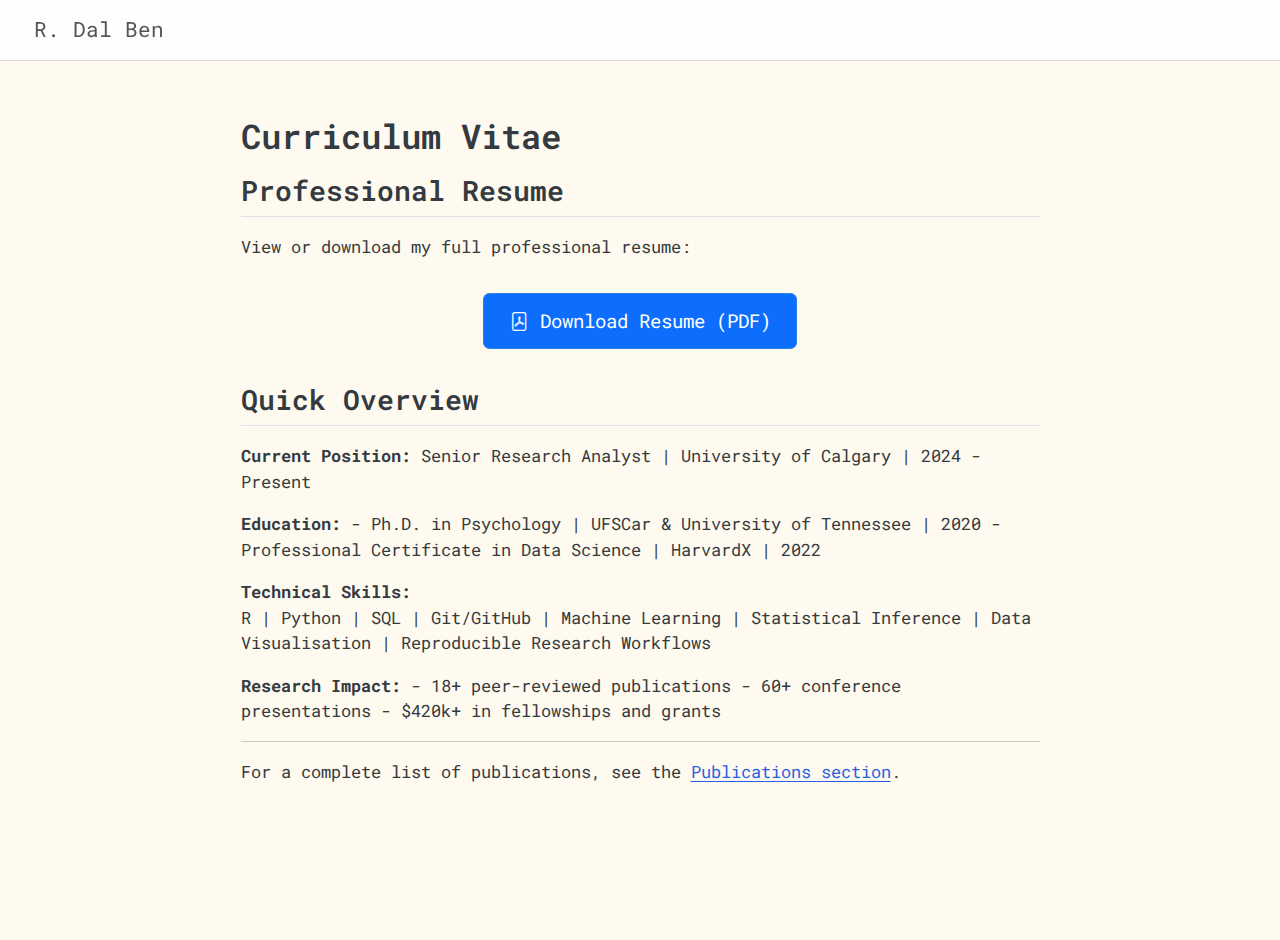
<file: cv/index.html>
<!DOCTYPE html>
<html xmlns="http://www.w3.org/1999/xhtml" lang="en" xml:lang="en"><head>

<meta charset="utf-8">
<meta name="generator" content="quarto-1.8.25">

<meta name="viewport" content="width=device-width, initial-scale=1.0, user-scalable=yes">


<title>Curriculum Vitae – R. Dal Ben</title>
<style>
code{white-space: pre-wrap;}
span.smallcaps{font-variant: small-caps;}
div.columns{display: flex; gap: min(4vw, 1.5em);}
div.column{flex: auto; overflow-x: auto;}
div.hanging-indent{margin-left: 1.5em; text-indent: -1.5em;}
ul.task-list{list-style: none;}
ul.task-list li input[type="checkbox"] {
  width: 0.8em;
  margin: 0 0.8em 0.2em -1em; /* quarto-specific, see https://github.com/quarto-dev/quarto-cli/issues/4556 */ 
  vertical-align: middle;
}
</style>


<script src="../site_libs/quarto-nav/quarto-nav.js"></script>
<script src="../site_libs/quarto-nav/headroom.min.js"></script>
<script src="../site_libs/clipboard/clipboard.min.js"></script>
<script src="../site_libs/quarto-html/quarto.js" type="module"></script>
<script src="../site_libs/quarto-html/tabsets/tabsets.js" type="module"></script>
<script src="../site_libs/quarto-html/axe/axe-check.js" type="module"></script>
<script src="../site_libs/quarto-html/popper.min.js"></script>
<script src="../site_libs/quarto-html/tippy.umd.min.js"></script>
<script src="../site_libs/quarto-html/anchor.min.js"></script>
<link href="../site_libs/quarto-html/tippy.css" rel="stylesheet">
<link href="../site_libs/quarto-html/quarto-syntax-highlighting-7b89279ff1a6dce999919e0e67d4d9ec.css" rel="stylesheet" id="quarto-text-highlighting-styles">
<script src="../site_libs/bootstrap/bootstrap.min.js"></script>
<link href="../site_libs/bootstrap/bootstrap-icons.css" rel="stylesheet">
<link href="../site_libs/bootstrap/bootstrap-5b4ad623e5705c0698d39aec6f10cf02.min.css" rel="stylesheet" append-hash="true" id="quarto-bootstrap" data-mode="light">
<script id="quarto-search-options" type="application/json">{
  "language": {
    "search-no-results-text": "No results",
    "search-matching-documents-text": "matching documents",
    "search-copy-link-title": "Copy link to search",
    "search-hide-matches-text": "Hide additional matches",
    "search-more-match-text": "more match in this document",
    "search-more-matches-text": "more matches in this document",
    "search-clear-button-title": "Clear",
    "search-text-placeholder": "",
    "search-detached-cancel-button-title": "Cancel",
    "search-submit-button-title": "Submit",
    "search-label": "Search"
  }
}</script>


<link rel="stylesheet" href="../styles.css">
</head>

<body class="nav-fixed fullcontent quarto-light">

<div id="quarto-search-results"></div>
  <header id="quarto-header" class="headroom fixed-top">
    <nav class="navbar navbar-expand-lg " data-bs-theme="dark">
      <div class="navbar-container container-fluid">
      <div class="navbar-brand-container mx-auto">
    <a href="../index.html" class="navbar-brand navbar-brand-logo">
    </a>
    <a class="navbar-brand" href="../index.html">
    <span class="navbar-title">R. Dal Ben</span>
    </a>
  </div>
          <button class="navbar-toggler" type="button" data-bs-toggle="collapse" data-bs-target="#navbarCollapse" aria-controls="navbarCollapse" role="menu" aria-expanded="false" aria-label="Toggle navigation" onclick="if (window.quartoToggleHeadroom) { window.quartoToggleHeadroom(); }">
  <span class="navbar-toggler-icon"></span>
</button>
          <div class="collapse navbar-collapse" id="navbarCollapse">
            <ul class="navbar-nav navbar-nav-scroll me-auto">
</ul>
          </div> <!-- /navcollapse -->
            <div class="quarto-navbar-tools">
</div>
      </div> <!-- /container-fluid -->
    </nav>
</header>
<!-- content -->
<div id="quarto-content" class="quarto-container page-columns page-rows-contents page-layout-article page-navbar">
<!-- sidebar -->
<!-- margin-sidebar -->
    
<!-- main -->
<main class="content" id="quarto-document-content">

<header id="title-block-header" class="quarto-title-block default">
<div class="quarto-title">
<h1 class="title">Curriculum Vitae</h1>
</div>



<div class="quarto-title-meta">

    
  
    
  </div>
  


</header>


<section id="professional-resume" class="level2">
<h2 class="anchored" data-anchor-id="professional-resume">Professional Resume</h2>
<p>View or download my full professional resume:</p>
<p style="text-align: center; margin: 2rem 0;">
<a href="resume.pdf" target="_blank" class="btn btn-primary" style="padding: 0.75rem 1.5rem; font-size: 1.1rem; text-decoration: none; background-color: #0d6efd; color: white; border-radius: 0.375rem; display: inline-block;"> <i class="bi bi-file-pdf"></i> Download Resume (PDF) </a>
</p>
</section>
<section id="quick-overview" class="level2">
<h2 class="anchored" data-anchor-id="quick-overview">Quick Overview</h2>
<p><strong>Current Position:</strong> Senior Research Analyst | University of Calgary | 2024 - Present</p>
<p><strong>Education:</strong> - Ph.D.&nbsp;in Psychology | UFSCar &amp; University of Tennessee | 2020 - Professional Certificate in Data Science | HarvardX | 2022</p>
<p><strong>Technical Skills:</strong><br>
R | Python | SQL | Git/GitHub | Machine Learning | Statistical Inference | Data Visualisation | Reproducible Research Workflows</p>
<p><strong>Research Impact:</strong> - 18+ peer-reviewed publications - 60+ conference presentations - $420k+ in fellowships and grants</p>
<hr>
<p>For a complete list of publications, see the <a href="../publications/index.html">Publications section</a>.</p>


</section>

</main> <!-- /main -->
<script id="quarto-html-after-body" type="application/javascript">
  window.document.addEventListener("DOMContentLoaded", function (event) {
    const icon = "";
    const anchorJS = new window.AnchorJS();
    anchorJS.options = {
      placement: 'right',
      icon: icon
    };
    anchorJS.add('.anchored');
    const isCodeAnnotation = (el) => {
      for (const clz of el.classList) {
        if (clz.startsWith('code-annotation-')) {                     
          return true;
        }
      }
      return false;
    }
    const onCopySuccess = function(e) {
      // button target
      const button = e.trigger;
      // don't keep focus
      button.blur();
      // flash "checked"
      button.classList.add('code-copy-button-checked');
      var currentTitle = button.getAttribute("title");
      button.setAttribute("title", "Copied!");
      let tooltip;
      if (window.bootstrap) {
        button.setAttribute("data-bs-toggle", "tooltip");
        button.setAttribute("data-bs-placement", "left");
        button.setAttribute("data-bs-title", "Copied!");
        tooltip = new bootstrap.Tooltip(button, 
          { trigger: "manual", 
            customClass: "code-copy-button-tooltip",
            offset: [0, -8]});
        tooltip.show();    
      }
      setTimeout(function() {
        if (tooltip) {
          tooltip.hide();
          button.removeAttribute("data-bs-title");
          button.removeAttribute("data-bs-toggle");
          button.removeAttribute("data-bs-placement");
        }
        button.setAttribute("title", currentTitle);
        button.classList.remove('code-copy-button-checked');
      }, 1000);
      // clear code selection
      e.clearSelection();
    }
    const getTextToCopy = function(trigger) {
      const outerScaffold = trigger.parentElement.cloneNode(true);
      const codeEl = outerScaffold.querySelector('code');
      for (const childEl of codeEl.children) {
        if (isCodeAnnotation(childEl)) {
          childEl.remove();
        }
      }
      return codeEl.innerText;
    }
    const clipboard = new window.ClipboardJS('.code-copy-button:not([data-in-quarto-modal])', {
      text: getTextToCopy
    });
    clipboard.on('success', onCopySuccess);
    if (window.document.getElementById('quarto-embedded-source-code-modal')) {
      const clipboardModal = new window.ClipboardJS('.code-copy-button[data-in-quarto-modal]', {
        text: getTextToCopy,
        container: window.document.getElementById('quarto-embedded-source-code-modal')
      });
      clipboardModal.on('success', onCopySuccess);
    }
      var localhostRegex = new RegExp(/^(?:http|https):\/\/localhost\:?[0-9]*\//);
      var mailtoRegex = new RegExp(/^mailto:/);
        var filterRegex = new RegExp('/' + window.location.host + '/');
      var isInternal = (href) => {
          return filterRegex.test(href) || localhostRegex.test(href) || mailtoRegex.test(href);
      }
      // Inspect non-navigation links and adorn them if external
     var links = window.document.querySelectorAll('a[href]:not(.nav-link):not(.navbar-brand):not(.toc-action):not(.sidebar-link):not(.sidebar-item-toggle):not(.pagination-link):not(.no-external):not([aria-hidden]):not(.dropdown-item):not(.quarto-navigation-tool):not(.about-link)');
      for (var i=0; i<links.length; i++) {
        const link = links[i];
        if (!isInternal(link.href)) {
          // undo the damage that might have been done by quarto-nav.js in the case of
          // links that we want to consider external
          if (link.dataset.originalHref !== undefined) {
            link.href = link.dataset.originalHref;
          }
        }
      }
    function tippyHover(el, contentFn, onTriggerFn, onUntriggerFn) {
      const config = {
        allowHTML: true,
        maxWidth: 500,
        delay: 100,
        arrow: false,
        appendTo: function(el) {
            return el.parentElement;
        },
        interactive: true,
        interactiveBorder: 10,
        theme: 'quarto',
        placement: 'bottom-start',
      };
      if (contentFn) {
        config.content = contentFn;
      }
      if (onTriggerFn) {
        config.onTrigger = onTriggerFn;
      }
      if (onUntriggerFn) {
        config.onUntrigger = onUntriggerFn;
      }
      window.tippy(el, config); 
    }
    const noterefs = window.document.querySelectorAll('a[role="doc-noteref"]');
    for (var i=0; i<noterefs.length; i++) {
      const ref = noterefs[i];
      tippyHover(ref, function() {
        // use id or data attribute instead here
        let href = ref.getAttribute('data-footnote-href') || ref.getAttribute('href');
        try { href = new URL(href).hash; } catch {}
        const id = href.replace(/^#\/?/, "");
        const note = window.document.getElementById(id);
        if (note) {
          return note.innerHTML;
        } else {
          return "";
        }
      });
    }
    const xrefs = window.document.querySelectorAll('a.quarto-xref');
    const processXRef = (id, note) => {
      // Strip column container classes
      const stripColumnClz = (el) => {
        el.classList.remove("page-full", "page-columns");
        if (el.children) {
          for (const child of el.children) {
            stripColumnClz(child);
          }
        }
      }
      stripColumnClz(note)
      if (id === null || id.startsWith('sec-')) {
        // Special case sections, only their first couple elements
        const container = document.createElement("div");
        if (note.children && note.children.length > 2) {
          container.appendChild(note.children[0].cloneNode(true));
          for (let i = 1; i < note.children.length; i++) {
            const child = note.children[i];
            if (child.tagName === "P" && child.innerText === "") {
              continue;
            } else {
              container.appendChild(child.cloneNode(true));
              break;
            }
          }
          if (window.Quarto?.typesetMath) {
            window.Quarto.typesetMath(container);
          }
          return container.innerHTML
        } else {
          if (window.Quarto?.typesetMath) {
            window.Quarto.typesetMath(note);
          }
          return note.innerHTML;
        }
      } else {
        // Remove any anchor links if they are present
        const anchorLink = note.querySelector('a.anchorjs-link');
        if (anchorLink) {
          anchorLink.remove();
        }
        if (window.Quarto?.typesetMath) {
          window.Quarto.typesetMath(note);
        }
        if (note.classList.contains("callout")) {
          return note.outerHTML;
        } else {
          return note.innerHTML;
        }
      }
    }
    for (var i=0; i<xrefs.length; i++) {
      const xref = xrefs[i];
      tippyHover(xref, undefined, function(instance) {
        instance.disable();
        let url = xref.getAttribute('href');
        let hash = undefined; 
        if (url.startsWith('#')) {
          hash = url;
        } else {
          try { hash = new URL(url).hash; } catch {}
        }
        if (hash) {
          const id = hash.replace(/^#\/?/, "");
          const note = window.document.getElementById(id);
          if (note !== null) {
            try {
              const html = processXRef(id, note.cloneNode(true));
              instance.setContent(html);
            } finally {
              instance.enable();
              instance.show();
            }
          } else {
            // See if we can fetch this
            fetch(url.split('#')[0])
            .then(res => res.text())
            .then(html => {
              const parser = new DOMParser();
              const htmlDoc = parser.parseFromString(html, "text/html");
              const note = htmlDoc.getElementById(id);
              if (note !== null) {
                const html = processXRef(id, note);
                instance.setContent(html);
              } 
            }).finally(() => {
              instance.enable();
              instance.show();
            });
          }
        } else {
          // See if we can fetch a full url (with no hash to target)
          // This is a special case and we should probably do some content thinning / targeting
          fetch(url)
          .then(res => res.text())
          .then(html => {
            const parser = new DOMParser();
            const htmlDoc = parser.parseFromString(html, "text/html");
            const note = htmlDoc.querySelector('main.content');
            if (note !== null) {
              // This should only happen for chapter cross references
              // (since there is no id in the URL)
              // remove the first header
              if (note.children.length > 0 && note.children[0].tagName === "HEADER") {
                note.children[0].remove();
              }
              const html = processXRef(null, note);
              instance.setContent(html);
            } 
          }).finally(() => {
            instance.enable();
            instance.show();
          });
        }
      }, function(instance) {
      });
    }
        let selectedAnnoteEl;
        const selectorForAnnotation = ( cell, annotation) => {
          let cellAttr = 'data-code-cell="' + cell + '"';
          let lineAttr = 'data-code-annotation="' +  annotation + '"';
          const selector = 'span[' + cellAttr + '][' + lineAttr + ']';
          return selector;
        }
        const selectCodeLines = (annoteEl) => {
          const doc = window.document;
          const targetCell = annoteEl.getAttribute("data-target-cell");
          const targetAnnotation = annoteEl.getAttribute("data-target-annotation");
          const annoteSpan = window.document.querySelector(selectorForAnnotation(targetCell, targetAnnotation));
          const lines = annoteSpan.getAttribute("data-code-lines").split(",");
          const lineIds = lines.map((line) => {
            return targetCell + "-" + line;
          })
          let top = null;
          let height = null;
          let parent = null;
          if (lineIds.length > 0) {
              //compute the position of the single el (top and bottom and make a div)
              const el = window.document.getElementById(lineIds[0]);
              top = el.offsetTop;
              height = el.offsetHeight;
              parent = el.parentElement.parentElement;
            if (lineIds.length > 1) {
              const lastEl = window.document.getElementById(lineIds[lineIds.length - 1]);
              const bottom = lastEl.offsetTop + lastEl.offsetHeight;
              height = bottom - top;
            }
            if (top !== null && height !== null && parent !== null) {
              // cook up a div (if necessary) and position it 
              let div = window.document.getElementById("code-annotation-line-highlight");
              if (div === null) {
                div = window.document.createElement("div");
                div.setAttribute("id", "code-annotation-line-highlight");
                div.style.position = 'absolute';
                parent.appendChild(div);
              }
              div.style.top = top - 2 + "px";
              div.style.height = height + 4 + "px";
              div.style.left = 0;
              let gutterDiv = window.document.getElementById("code-annotation-line-highlight-gutter");
              if (gutterDiv === null) {
                gutterDiv = window.document.createElement("div");
                gutterDiv.setAttribute("id", "code-annotation-line-highlight-gutter");
                gutterDiv.style.position = 'absolute';
                const codeCell = window.document.getElementById(targetCell);
                const gutter = codeCell.querySelector('.code-annotation-gutter');
                gutter.appendChild(gutterDiv);
              }
              gutterDiv.style.top = top - 2 + "px";
              gutterDiv.style.height = height + 4 + "px";
            }
            selectedAnnoteEl = annoteEl;
          }
        };
        const unselectCodeLines = () => {
          const elementsIds = ["code-annotation-line-highlight", "code-annotation-line-highlight-gutter"];
          elementsIds.forEach((elId) => {
            const div = window.document.getElementById(elId);
            if (div) {
              div.remove();
            }
          });
          selectedAnnoteEl = undefined;
        };
          // Handle positioning of the toggle
      window.addEventListener(
        "resize",
        throttle(() => {
          elRect = undefined;
          if (selectedAnnoteEl) {
            selectCodeLines(selectedAnnoteEl);
          }
        }, 10)
      );
      function throttle(fn, ms) {
      let throttle = false;
      let timer;
        return (...args) => {
          if(!throttle) { // first call gets through
              fn.apply(this, args);
              throttle = true;
          } else { // all the others get throttled
              if(timer) clearTimeout(timer); // cancel #2
              timer = setTimeout(() => {
                fn.apply(this, args);
                timer = throttle = false;
              }, ms);
          }
        };
      }
        // Attach click handler to the DT
        const annoteDls = window.document.querySelectorAll('dt[data-target-cell]');
        for (const annoteDlNode of annoteDls) {
          annoteDlNode.addEventListener('click', (event) => {
            const clickedEl = event.target;
            if (clickedEl !== selectedAnnoteEl) {
              unselectCodeLines();
              const activeEl = window.document.querySelector('dt[data-target-cell].code-annotation-active');
              if (activeEl) {
                activeEl.classList.remove('code-annotation-active');
              }
              selectCodeLines(clickedEl);
              clickedEl.classList.add('code-annotation-active');
            } else {
              // Unselect the line
              unselectCodeLines();
              clickedEl.classList.remove('code-annotation-active');
            }
          });
        }
    const findCites = (el) => {
      const parentEl = el.parentElement;
      if (parentEl) {
        const cites = parentEl.dataset.cites;
        if (cites) {
          return {
            el,
            cites: cites.split(' ')
          };
        } else {
          return findCites(el.parentElement)
        }
      } else {
        return undefined;
      }
    };
    var bibliorefs = window.document.querySelectorAll('a[role="doc-biblioref"]');
    for (var i=0; i<bibliorefs.length; i++) {
      const ref = bibliorefs[i];
      const citeInfo = findCites(ref);
      if (citeInfo) {
        tippyHover(citeInfo.el, function() {
          var popup = window.document.createElement('div');
          citeInfo.cites.forEach(function(cite) {
            var citeDiv = window.document.createElement('div');
            citeDiv.classList.add('hanging-indent');
            citeDiv.classList.add('csl-entry');
            var biblioDiv = window.document.getElementById('ref-' + cite);
            if (biblioDiv) {
              citeDiv.innerHTML = biblioDiv.innerHTML;
            }
            popup.appendChild(citeDiv);
          });
          return popup.innerHTML;
        });
      }
    }
  });
  </script>
</div> <!-- /content -->




</body></html>
</file>
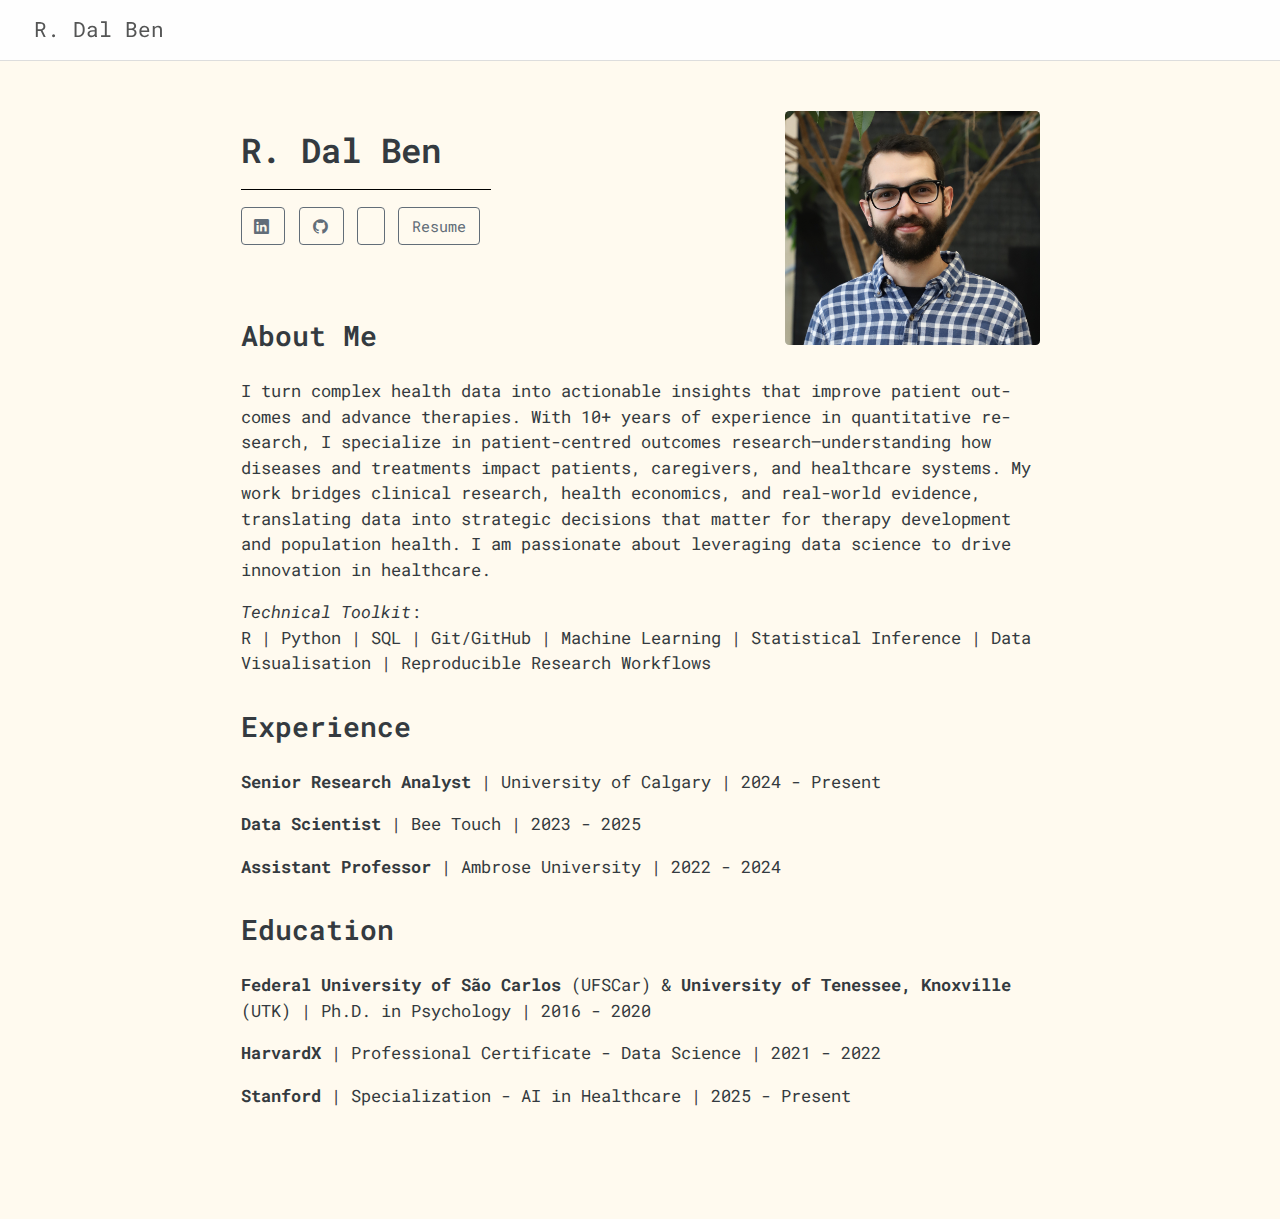
<file: docs/index.html>
<!DOCTYPE html>
<html xmlns="http://www.w3.org/1999/xhtml" lang="en" xml:lang="en"><head>

<meta charset="utf-8">
<meta name="generator" content="quarto-1.8.25">

<meta name="viewport" content="width=device-width, initial-scale=1.0, user-scalable=yes">


<title>R. Dal Ben</title>
<style>
code{white-space: pre-wrap;}
span.smallcaps{font-variant: small-caps;}
div.columns{display: flex; gap: min(4vw, 1.5em);}
div.column{flex: auto; overflow-x: auto;}
div.hanging-indent{margin-left: 1.5em; text-indent: -1.5em;}
ul.task-list{list-style: none;}
ul.task-list li input[type="checkbox"] {
  width: 0.8em;
  margin: 0 0.8em 0.2em -1em; /* quarto-specific, see https://github.com/quarto-dev/quarto-cli/issues/4556 */ 
  vertical-align: middle;
}
</style>


<script src="site_libs/quarto-nav/quarto-nav.js"></script>
<script src="site_libs/quarto-nav/headroom.min.js"></script>
<script src="site_libs/clipboard/clipboard.min.js"></script>
<script src="site_libs/quarto-html/quarto.js" type="module"></script>
<script src="site_libs/quarto-html/tabsets/tabsets.js" type="module"></script>
<script src="site_libs/quarto-html/axe/axe-check.js" type="module"></script>
<script src="site_libs/quarto-html/popper.min.js"></script>
<script src="site_libs/quarto-html/tippy.umd.min.js"></script>
<link href="site_libs/quarto-html/tippy.css" rel="stylesheet">
<link href="site_libs/quarto-html/quarto-syntax-highlighting-7b89279ff1a6dce999919e0e67d4d9ec.css" rel="stylesheet" id="quarto-text-highlighting-styles">
<script src="site_libs/bootstrap/bootstrap.min.js"></script>
<link href="site_libs/bootstrap/bootstrap-icons.css" rel="stylesheet">
<link href="site_libs/bootstrap/bootstrap-5b4ad623e5705c0698d39aec6f10cf02.min.css" rel="stylesheet" append-hash="true" id="quarto-bootstrap" data-mode="light">
<script src="site_libs/quarto-contrib/iconify-3.0.0/iconify-icon.min.js"></script>
<script id="quarto-search-options" type="application/json">{
  "language": {
    "search-no-results-text": "No results",
    "search-matching-documents-text": "matching documents",
    "search-copy-link-title": "Copy link to search",
    "search-hide-matches-text": "Hide additional matches",
    "search-more-match-text": "more match in this document",
    "search-more-matches-text": "more matches in this document",
    "search-clear-button-title": "Clear",
    "search-text-placeholder": "",
    "search-detached-cancel-button-title": "Cancel",
    "search-submit-button-title": "Submit",
    "search-label": "Search"
  }
}</script>


<link rel="stylesheet" href="styles.css">
</head>

<body class="nav-fixed fullcontent quarto-light">

<div id="quarto-search-results"></div>
  <header id="quarto-header" class="headroom fixed-top">
    <nav class="navbar navbar-expand-lg " data-bs-theme="dark">
      <div class="navbar-container container-fluid">
      <div class="navbar-brand-container mx-auto">
    <a href="./index.html" class="navbar-brand navbar-brand-logo">
    </a>
    <a class="navbar-brand" href="./index.html">
    <span class="navbar-title">R. Dal Ben</span>
    </a>
  </div>
          <button class="navbar-toggler" type="button" data-bs-toggle="collapse" data-bs-target="#navbarCollapse" aria-controls="navbarCollapse" role="menu" aria-expanded="false" aria-label="Toggle navigation" onclick="if (window.quartoToggleHeadroom) { window.quartoToggleHeadroom(); }">
  <span class="navbar-toggler-icon"></span>
</button>
          <div class="collapse navbar-collapse" id="navbarCollapse">
            <ul class="navbar-nav navbar-nav-scroll me-auto">
</ul>
          </div> <!-- /navcollapse -->
            <div class="quarto-navbar-tools">
</div>
      </div> <!-- /container-fluid -->
    </nav>
</header>
<!-- content -->
<div id="quarto-content" class="quarto-container page-columns page-rows-contents page-layout-article page-navbar">
<!-- sidebar -->
<!-- margin-sidebar -->
    
<!-- main -->
<div class="quarto-about-solana column-body">
  <div class="about-entity">
    <div class="entity-contents">
      <header id="title-block-header" class="quarto-title-block default">
<div class="quarto-title">
<h1 class="title">R. Dal Ben</h1>
</div>
<div class="quarto-title-meta">
  </div>
</header> <div class="about-links">
  <a href="https://www.linkedin.com/in/rodrigo-dal-ben-phd/" class="about-link" rel="" target="_blank">
    <i class="bi bi-linkedin"></i>
     <span class="about-link-text"></span>
  </a>
  <a href="https://github.com/RodDalBen" class="about-link" rel="" target="_blank">
    <i class="bi bi-github"></i>
     <span class="about-link-text"></span>
  </a>
  <a href="https://www.researchgate.net/profile/Rodrigo-Dal-Ben" class="about-link" rel="" target="_blank">
     <span class="about-link-text"><iconify-icon role="img" inline="" icon="simple-icons:researchgate" aria-label="Icon researchgate from simple-icons Iconify.design set." title="Icon researchgate from simple-icons Iconify.design set."></iconify-icon></span>
  </a>
  <a href="/cv/resume.pdf" class="about-link" rel="" target="">
     <span class="about-link-text">Resume</span>
  </a>
</div>
      <div class="about-contents"><main class="content" id="quarto-document-content">
<section id="about-me" class="level2">
<h2 data-anchor-id="about-me">About Me</h2>
<p>I turn complex health data into actionable insights that improve patient outcomes and advance therapies. With 10+ years of experience in quantitative research, I specialize in patient-centred outcomes research—understanding how diseases and treatments impact patients, caregivers, and healthcare systems. My work bridges clinical research, health economics, and real-world evidence, translating data into strategic decisions that matter for therapy development and population health. I am passionate about leveraging data science to drive innovation in healthcare.</p>
<p><em>Technical Toolkit</em>:<br>
R | Python | SQL | Git/GitHub | Machine Learning | Statistical Inference | Data Visualisation | Reproducible Research Workflows</p>
</section>
<section id="experience" class="level2">
<h2 data-anchor-id="experience">Experience</h2>
<p><strong>Senior Research Analyst</strong> | University of Calgary | 2024 - Present</p>
<p><strong>Data Scientist</strong> | Bee Touch | 2023 - 2025</p>
<p><strong>Assistant Professor</strong> | Ambrose University | 2022 - 2024</p>
</section>
<section id="education" class="level2">
<h2 data-anchor-id="education">Education</h2>
<p><strong>Federal University of São Carlos</strong> (UFSCar) &amp; <strong>University of Tenessee, Knoxville</strong> (UTK) | Ph.D.&nbsp;in Psychology | 2016 - 2020</p>
<p><strong>HarvardX</strong> | Professional Certificate - Data Science | 2021 - 2022</p>
<p><strong>Stanford</strong> | Specialization - AI in Healthcare | 2025 - Present</p>


</section>
</main></div>
    </div>
    <img src="images/profile.jpg" class="about-image
  rounded " style="width: 15em;">
  </div>
</div>
 <!-- /main -->
<script id="quarto-html-after-body" type="application/javascript">
  window.document.addEventListener("DOMContentLoaded", function (event) {
    const isCodeAnnotation = (el) => {
      for (const clz of el.classList) {
        if (clz.startsWith('code-annotation-')) {                     
          return true;
        }
      }
      return false;
    }
    const onCopySuccess = function(e) {
      // button target
      const button = e.trigger;
      // don't keep focus
      button.blur();
      // flash "checked"
      button.classList.add('code-copy-button-checked');
      var currentTitle = button.getAttribute("title");
      button.setAttribute("title", "Copied!");
      let tooltip;
      if (window.bootstrap) {
        button.setAttribute("data-bs-toggle", "tooltip");
        button.setAttribute("data-bs-placement", "left");
        button.setAttribute("data-bs-title", "Copied!");
        tooltip = new bootstrap.Tooltip(button, 
          { trigger: "manual", 
            customClass: "code-copy-button-tooltip",
            offset: [0, -8]});
        tooltip.show();    
      }
      setTimeout(function() {
        if (tooltip) {
          tooltip.hide();
          button.removeAttribute("data-bs-title");
          button.removeAttribute("data-bs-toggle");
          button.removeAttribute("data-bs-placement");
        }
        button.setAttribute("title", currentTitle);
        button.classList.remove('code-copy-button-checked');
      }, 1000);
      // clear code selection
      e.clearSelection();
    }
    const getTextToCopy = function(trigger) {
      const outerScaffold = trigger.parentElement.cloneNode(true);
      const codeEl = outerScaffold.querySelector('code');
      for (const childEl of codeEl.children) {
        if (isCodeAnnotation(childEl)) {
          childEl.remove();
        }
      }
      return codeEl.innerText;
    }
    const clipboard = new window.ClipboardJS('.code-copy-button:not([data-in-quarto-modal])', {
      text: getTextToCopy
    });
    clipboard.on('success', onCopySuccess);
    if (window.document.getElementById('quarto-embedded-source-code-modal')) {
      const clipboardModal = new window.ClipboardJS('.code-copy-button[data-in-quarto-modal]', {
        text: getTextToCopy,
        container: window.document.getElementById('quarto-embedded-source-code-modal')
      });
      clipboardModal.on('success', onCopySuccess);
    }
      var localhostRegex = new RegExp(/^(?:http|https):\/\/localhost\:?[0-9]*\//);
      var mailtoRegex = new RegExp(/^mailto:/);
        var filterRegex = new RegExp('/' + window.location.host + '/');
      var isInternal = (href) => {
          return filterRegex.test(href) || localhostRegex.test(href) || mailtoRegex.test(href);
      }
      // Inspect non-navigation links and adorn them if external
     var links = window.document.querySelectorAll('a[href]:not(.nav-link):not(.navbar-brand):not(.toc-action):not(.sidebar-link):not(.sidebar-item-toggle):not(.pagination-link):not(.no-external):not([aria-hidden]):not(.dropdown-item):not(.quarto-navigation-tool):not(.about-link)');
      for (var i=0; i<links.length; i++) {
        const link = links[i];
        if (!isInternal(link.href)) {
          // undo the damage that might have been done by quarto-nav.js in the case of
          // links that we want to consider external
          if (link.dataset.originalHref !== undefined) {
            link.href = link.dataset.originalHref;
          }
        }
      }
    function tippyHover(el, contentFn, onTriggerFn, onUntriggerFn) {
      const config = {
        allowHTML: true,
        maxWidth: 500,
        delay: 100,
        arrow: false,
        appendTo: function(el) {
            return el.parentElement;
        },
        interactive: true,
        interactiveBorder: 10,
        theme: 'quarto',
        placement: 'bottom-start',
      };
      if (contentFn) {
        config.content = contentFn;
      }
      if (onTriggerFn) {
        config.onTrigger = onTriggerFn;
      }
      if (onUntriggerFn) {
        config.onUntrigger = onUntriggerFn;
      }
      window.tippy(el, config); 
    }
    const noterefs = window.document.querySelectorAll('a[role="doc-noteref"]');
    for (var i=0; i<noterefs.length; i++) {
      const ref = noterefs[i];
      tippyHover(ref, function() {
        // use id or data attribute instead here
        let href = ref.getAttribute('data-footnote-href') || ref.getAttribute('href');
        try { href = new URL(href).hash; } catch {}
        const id = href.replace(/^#\/?/, "");
        const note = window.document.getElementById(id);
        if (note) {
          return note.innerHTML;
        } else {
          return "";
        }
      });
    }
    const xrefs = window.document.querySelectorAll('a.quarto-xref');
    const processXRef = (id, note) => {
      // Strip column container classes
      const stripColumnClz = (el) => {
        el.classList.remove("page-full", "page-columns");
        if (el.children) {
          for (const child of el.children) {
            stripColumnClz(child);
          }
        }
      }
      stripColumnClz(note)
      if (id === null || id.startsWith('sec-')) {
        // Special case sections, only their first couple elements
        const container = document.createElement("div");
        if (note.children && note.children.length > 2) {
          container.appendChild(note.children[0].cloneNode(true));
          for (let i = 1; i < note.children.length; i++) {
            const child = note.children[i];
            if (child.tagName === "P" && child.innerText === "") {
              continue;
            } else {
              container.appendChild(child.cloneNode(true));
              break;
            }
          }
          if (window.Quarto?.typesetMath) {
            window.Quarto.typesetMath(container);
          }
          return container.innerHTML
        } else {
          if (window.Quarto?.typesetMath) {
            window.Quarto.typesetMath(note);
          }
          return note.innerHTML;
        }
      } else {
        // Remove any anchor links if they are present
        const anchorLink = note.querySelector('a.anchorjs-link');
        if (anchorLink) {
          anchorLink.remove();
        }
        if (window.Quarto?.typesetMath) {
          window.Quarto.typesetMath(note);
        }
        if (note.classList.contains("callout")) {
          return note.outerHTML;
        } else {
          return note.innerHTML;
        }
      }
    }
    for (var i=0; i<xrefs.length; i++) {
      const xref = xrefs[i];
      tippyHover(xref, undefined, function(instance) {
        instance.disable();
        let url = xref.getAttribute('href');
        let hash = undefined; 
        if (url.startsWith('#')) {
          hash = url;
        } else {
          try { hash = new URL(url).hash; } catch {}
        }
        if (hash) {
          const id = hash.replace(/^#\/?/, "");
          const note = window.document.getElementById(id);
          if (note !== null) {
            try {
              const html = processXRef(id, note.cloneNode(true));
              instance.setContent(html);
            } finally {
              instance.enable();
              instance.show();
            }
          } else {
            // See if we can fetch this
            fetch(url.split('#')[0])
            .then(res => res.text())
            .then(html => {
              const parser = new DOMParser();
              const htmlDoc = parser.parseFromString(html, "text/html");
              const note = htmlDoc.getElementById(id);
              if (note !== null) {
                const html = processXRef(id, note);
                instance.setContent(html);
              } 
            }).finally(() => {
              instance.enable();
              instance.show();
            });
          }
        } else {
          // See if we can fetch a full url (with no hash to target)
          // This is a special case and we should probably do some content thinning / targeting
          fetch(url)
          .then(res => res.text())
          .then(html => {
            const parser = new DOMParser();
            const htmlDoc = parser.parseFromString(html, "text/html");
            const note = htmlDoc.querySelector('main.content');
            if (note !== null) {
              // This should only happen for chapter cross references
              // (since there is no id in the URL)
              // remove the first header
              if (note.children.length > 0 && note.children[0].tagName === "HEADER") {
                note.children[0].remove();
              }
              const html = processXRef(null, note);
              instance.setContent(html);
            } 
          }).finally(() => {
            instance.enable();
            instance.show();
          });
        }
      }, function(instance) {
      });
    }
        let selectedAnnoteEl;
        const selectorForAnnotation = ( cell, annotation) => {
          let cellAttr = 'data-code-cell="' + cell + '"';
          let lineAttr = 'data-code-annotation="' +  annotation + '"';
          const selector = 'span[' + cellAttr + '][' + lineAttr + ']';
          return selector;
        }
        const selectCodeLines = (annoteEl) => {
          const doc = window.document;
          const targetCell = annoteEl.getAttribute("data-target-cell");
          const targetAnnotation = annoteEl.getAttribute("data-target-annotation");
          const annoteSpan = window.document.querySelector(selectorForAnnotation(targetCell, targetAnnotation));
          const lines = annoteSpan.getAttribute("data-code-lines").split(",");
          const lineIds = lines.map((line) => {
            return targetCell + "-" + line;
          })
          let top = null;
          let height = null;
          let parent = null;
          if (lineIds.length > 0) {
              //compute the position of the single el (top and bottom and make a div)
              const el = window.document.getElementById(lineIds[0]);
              top = el.offsetTop;
              height = el.offsetHeight;
              parent = el.parentElement.parentElement;
            if (lineIds.length > 1) {
              const lastEl = window.document.getElementById(lineIds[lineIds.length - 1]);
              const bottom = lastEl.offsetTop + lastEl.offsetHeight;
              height = bottom - top;
            }
            if (top !== null && height !== null && parent !== null) {
              // cook up a div (if necessary) and position it 
              let div = window.document.getElementById("code-annotation-line-highlight");
              if (div === null) {
                div = window.document.createElement("div");
                div.setAttribute("id", "code-annotation-line-highlight");
                div.style.position = 'absolute';
                parent.appendChild(div);
              }
              div.style.top = top - 2 + "px";
              div.style.height = height + 4 + "px";
              div.style.left = 0;
              let gutterDiv = window.document.getElementById("code-annotation-line-highlight-gutter");
              if (gutterDiv === null) {
                gutterDiv = window.document.createElement("div");
                gutterDiv.setAttribute("id", "code-annotation-line-highlight-gutter");
                gutterDiv.style.position = 'absolute';
                const codeCell = window.document.getElementById(targetCell);
                const gutter = codeCell.querySelector('.code-annotation-gutter');
                gutter.appendChild(gutterDiv);
              }
              gutterDiv.style.top = top - 2 + "px";
              gutterDiv.style.height = height + 4 + "px";
            }
            selectedAnnoteEl = annoteEl;
          }
        };
        const unselectCodeLines = () => {
          const elementsIds = ["code-annotation-line-highlight", "code-annotation-line-highlight-gutter"];
          elementsIds.forEach((elId) => {
            const div = window.document.getElementById(elId);
            if (div) {
              div.remove();
            }
          });
          selectedAnnoteEl = undefined;
        };
          // Handle positioning of the toggle
      window.addEventListener(
        "resize",
        throttle(() => {
          elRect = undefined;
          if (selectedAnnoteEl) {
            selectCodeLines(selectedAnnoteEl);
          }
        }, 10)
      );
      function throttle(fn, ms) {
      let throttle = false;
      let timer;
        return (...args) => {
          if(!throttle) { // first call gets through
              fn.apply(this, args);
              throttle = true;
          } else { // all the others get throttled
              if(timer) clearTimeout(timer); // cancel #2
              timer = setTimeout(() => {
                fn.apply(this, args);
                timer = throttle = false;
              }, ms);
          }
        };
      }
        // Attach click handler to the DT
        const annoteDls = window.document.querySelectorAll('dt[data-target-cell]');
        for (const annoteDlNode of annoteDls) {
          annoteDlNode.addEventListener('click', (event) => {
            const clickedEl = event.target;
            if (clickedEl !== selectedAnnoteEl) {
              unselectCodeLines();
              const activeEl = window.document.querySelector('dt[data-target-cell].code-annotation-active');
              if (activeEl) {
                activeEl.classList.remove('code-annotation-active');
              }
              selectCodeLines(clickedEl);
              clickedEl.classList.add('code-annotation-active');
            } else {
              // Unselect the line
              unselectCodeLines();
              clickedEl.classList.remove('code-annotation-active');
            }
          });
        }
    const findCites = (el) => {
      const parentEl = el.parentElement;
      if (parentEl) {
        const cites = parentEl.dataset.cites;
        if (cites) {
          return {
            el,
            cites: cites.split(' ')
          };
        } else {
          return findCites(el.parentElement)
        }
      } else {
        return undefined;
      }
    };
    var bibliorefs = window.document.querySelectorAll('a[role="doc-biblioref"]');
    for (var i=0; i<bibliorefs.length; i++) {
      const ref = bibliorefs[i];
      const citeInfo = findCites(ref);
      if (citeInfo) {
        tippyHover(citeInfo.el, function() {
          var popup = window.document.createElement('div');
          citeInfo.cites.forEach(function(cite) {
            var citeDiv = window.document.createElement('div');
            citeDiv.classList.add('hanging-indent');
            citeDiv.classList.add('csl-entry');
            var biblioDiv = window.document.getElementById('ref-' + cite);
            if (biblioDiv) {
              citeDiv.innerHTML = biblioDiv.innerHTML;
            }
            popup.appendChild(citeDiv);
          });
          return popup.innerHTML;
        });
      }
    }
  });
  </script>
</div> <!-- /content -->




</body></html>
</file>
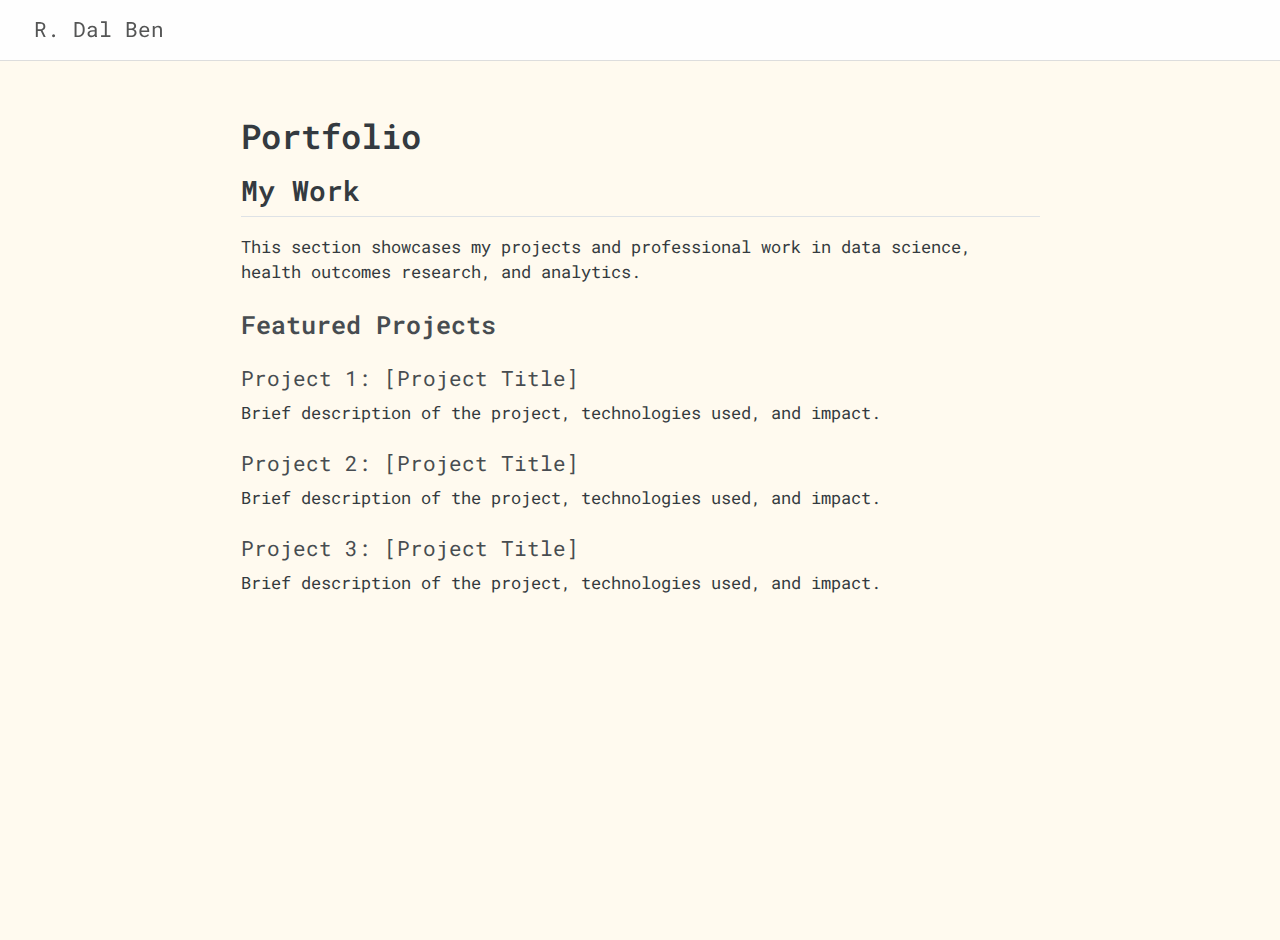
<file: portfolio/index.html>
<!DOCTYPE html>
<html xmlns="http://www.w3.org/1999/xhtml" lang="en" xml:lang="en"><head>

<meta charset="utf-8">
<meta name="generator" content="quarto-1.8.25">

<meta name="viewport" content="width=device-width, initial-scale=1.0, user-scalable=yes">


<title>Portfolio – R. Dal Ben</title>
<style>
code{white-space: pre-wrap;}
span.smallcaps{font-variant: small-caps;}
div.columns{display: flex; gap: min(4vw, 1.5em);}
div.column{flex: auto; overflow-x: auto;}
div.hanging-indent{margin-left: 1.5em; text-indent: -1.5em;}
ul.task-list{list-style: none;}
ul.task-list li input[type="checkbox"] {
  width: 0.8em;
  margin: 0 0.8em 0.2em -1em; /* quarto-specific, see https://github.com/quarto-dev/quarto-cli/issues/4556 */ 
  vertical-align: middle;
}
</style>


<script src="../site_libs/quarto-nav/quarto-nav.js"></script>
<script src="../site_libs/quarto-nav/headroom.min.js"></script>
<script src="../site_libs/clipboard/clipboard.min.js"></script>
<script src="../site_libs/quarto-html/quarto.js" type="module"></script>
<script src="../site_libs/quarto-html/tabsets/tabsets.js" type="module"></script>
<script src="../site_libs/quarto-html/axe/axe-check.js" type="module"></script>
<script src="../site_libs/quarto-html/popper.min.js"></script>
<script src="../site_libs/quarto-html/tippy.umd.min.js"></script>
<script src="../site_libs/quarto-html/anchor.min.js"></script>
<link href="../site_libs/quarto-html/tippy.css" rel="stylesheet">
<link href="../site_libs/quarto-html/quarto-syntax-highlighting-7b89279ff1a6dce999919e0e67d4d9ec.css" rel="stylesheet" id="quarto-text-highlighting-styles">
<script src="../site_libs/bootstrap/bootstrap.min.js"></script>
<link href="../site_libs/bootstrap/bootstrap-icons.css" rel="stylesheet">
<link href="../site_libs/bootstrap/bootstrap-5b4ad623e5705c0698d39aec6f10cf02.min.css" rel="stylesheet" append-hash="true" id="quarto-bootstrap" data-mode="light">
<script id="quarto-search-options" type="application/json">{
  "language": {
    "search-no-results-text": "No results",
    "search-matching-documents-text": "matching documents",
    "search-copy-link-title": "Copy link to search",
    "search-hide-matches-text": "Hide additional matches",
    "search-more-match-text": "more match in this document",
    "search-more-matches-text": "more matches in this document",
    "search-clear-button-title": "Clear",
    "search-text-placeholder": "",
    "search-detached-cancel-button-title": "Cancel",
    "search-submit-button-title": "Submit",
    "search-label": "Search"
  }
}</script>


<link rel="stylesheet" href="../styles.css">
</head>

<body class="nav-fixed fullcontent quarto-light">

<div id="quarto-search-results"></div>
  <header id="quarto-header" class="headroom fixed-top">
    <nav class="navbar navbar-expand-lg " data-bs-theme="dark">
      <div class="navbar-container container-fluid">
      <div class="navbar-brand-container mx-auto">
    <a href="../index.html" class="navbar-brand navbar-brand-logo">
    </a>
    <a class="navbar-brand" href="../index.html">
    <span class="navbar-title">R. Dal Ben</span>
    </a>
  </div>
          <button class="navbar-toggler" type="button" data-bs-toggle="collapse" data-bs-target="#navbarCollapse" aria-controls="navbarCollapse" role="menu" aria-expanded="false" aria-label="Toggle navigation" onclick="if (window.quartoToggleHeadroom) { window.quartoToggleHeadroom(); }">
  <span class="navbar-toggler-icon"></span>
</button>
          <div class="collapse navbar-collapse" id="navbarCollapse">
            <ul class="navbar-nav navbar-nav-scroll me-auto">
</ul>
          </div> <!-- /navcollapse -->
            <div class="quarto-navbar-tools">
</div>
      </div> <!-- /container-fluid -->
    </nav>
</header>
<!-- content -->
<div id="quarto-content" class="quarto-container page-columns page-rows-contents page-layout-article page-navbar">
<!-- sidebar -->
<!-- margin-sidebar -->
    
<!-- main -->
<main class="content" id="quarto-document-content">

<header id="title-block-header" class="quarto-title-block default">
<div class="quarto-title">
<h1 class="title">Portfolio</h1>
</div>



<div class="quarto-title-meta">

    
  
    
  </div>
  


</header>


<section id="my-work" class="level2">
<h2 class="anchored" data-anchor-id="my-work">My Work</h2>
<p>This section showcases my projects and professional work in data science, health outcomes research, and analytics.</p>
<section id="featured-projects" class="level3">
<h3 class="anchored" data-anchor-id="featured-projects">Featured Projects</h3>
<section id="project-1-project-title" class="level4">
<h4 class="anchored" data-anchor-id="project-1-project-title">Project 1: [Project Title]</h4>
<p>Brief description of the project, technologies used, and impact.</p>
</section>
<section id="project-2-project-title" class="level4">
<h4 class="anchored" data-anchor-id="project-2-project-title">Project 2: [Project Title]</h4>
<p>Brief description of the project, technologies used, and impact.</p>
</section>
<section id="project-3-project-title" class="level4">
<h4 class="anchored" data-anchor-id="project-3-project-title">Project 3: [Project Title]</h4>
<p>Brief description of the project, technologies used, and impact.</p>


</section>
</section>
</section>

</main> <!-- /main -->
<script id="quarto-html-after-body" type="application/javascript">
  window.document.addEventListener("DOMContentLoaded", function (event) {
    const icon = "";
    const anchorJS = new window.AnchorJS();
    anchorJS.options = {
      placement: 'right',
      icon: icon
    };
    anchorJS.add('.anchored');
    const isCodeAnnotation = (el) => {
      for (const clz of el.classList) {
        if (clz.startsWith('code-annotation-')) {                     
          return true;
        }
      }
      return false;
    }
    const onCopySuccess = function(e) {
      // button target
      const button = e.trigger;
      // don't keep focus
      button.blur();
      // flash "checked"
      button.classList.add('code-copy-button-checked');
      var currentTitle = button.getAttribute("title");
      button.setAttribute("title", "Copied!");
      let tooltip;
      if (window.bootstrap) {
        button.setAttribute("data-bs-toggle", "tooltip");
        button.setAttribute("data-bs-placement", "left");
        button.setAttribute("data-bs-title", "Copied!");
        tooltip = new bootstrap.Tooltip(button, 
          { trigger: "manual", 
            customClass: "code-copy-button-tooltip",
            offset: [0, -8]});
        tooltip.show();    
      }
      setTimeout(function() {
        if (tooltip) {
          tooltip.hide();
          button.removeAttribute("data-bs-title");
          button.removeAttribute("data-bs-toggle");
          button.removeAttribute("data-bs-placement");
        }
        button.setAttribute("title", currentTitle);
        button.classList.remove('code-copy-button-checked');
      }, 1000);
      // clear code selection
      e.clearSelection();
    }
    const getTextToCopy = function(trigger) {
      const outerScaffold = trigger.parentElement.cloneNode(true);
      const codeEl = outerScaffold.querySelector('code');
      for (const childEl of codeEl.children) {
        if (isCodeAnnotation(childEl)) {
          childEl.remove();
        }
      }
      return codeEl.innerText;
    }
    const clipboard = new window.ClipboardJS('.code-copy-button:not([data-in-quarto-modal])', {
      text: getTextToCopy
    });
    clipboard.on('success', onCopySuccess);
    if (window.document.getElementById('quarto-embedded-source-code-modal')) {
      const clipboardModal = new window.ClipboardJS('.code-copy-button[data-in-quarto-modal]', {
        text: getTextToCopy,
        container: window.document.getElementById('quarto-embedded-source-code-modal')
      });
      clipboardModal.on('success', onCopySuccess);
    }
      var localhostRegex = new RegExp(/^(?:http|https):\/\/localhost\:?[0-9]*\//);
      var mailtoRegex = new RegExp(/^mailto:/);
        var filterRegex = new RegExp('/' + window.location.host + '/');
      var isInternal = (href) => {
          return filterRegex.test(href) || localhostRegex.test(href) || mailtoRegex.test(href);
      }
      // Inspect non-navigation links and adorn them if external
     var links = window.document.querySelectorAll('a[href]:not(.nav-link):not(.navbar-brand):not(.toc-action):not(.sidebar-link):not(.sidebar-item-toggle):not(.pagination-link):not(.no-external):not([aria-hidden]):not(.dropdown-item):not(.quarto-navigation-tool):not(.about-link)');
      for (var i=0; i<links.length; i++) {
        const link = links[i];
        if (!isInternal(link.href)) {
          // undo the damage that might have been done by quarto-nav.js in the case of
          // links that we want to consider external
          if (link.dataset.originalHref !== undefined) {
            link.href = link.dataset.originalHref;
          }
        }
      }
    function tippyHover(el, contentFn, onTriggerFn, onUntriggerFn) {
      const config = {
        allowHTML: true,
        maxWidth: 500,
        delay: 100,
        arrow: false,
        appendTo: function(el) {
            return el.parentElement;
        },
        interactive: true,
        interactiveBorder: 10,
        theme: 'quarto',
        placement: 'bottom-start',
      };
      if (contentFn) {
        config.content = contentFn;
      }
      if (onTriggerFn) {
        config.onTrigger = onTriggerFn;
      }
      if (onUntriggerFn) {
        config.onUntrigger = onUntriggerFn;
      }
      window.tippy(el, config); 
    }
    const noterefs = window.document.querySelectorAll('a[role="doc-noteref"]');
    for (var i=0; i<noterefs.length; i++) {
      const ref = noterefs[i];
      tippyHover(ref, function() {
        // use id or data attribute instead here
        let href = ref.getAttribute('data-footnote-href') || ref.getAttribute('href');
        try { href = new URL(href).hash; } catch {}
        const id = href.replace(/^#\/?/, "");
        const note = window.document.getElementById(id);
        if (note) {
          return note.innerHTML;
        } else {
          return "";
        }
      });
    }
    const xrefs = window.document.querySelectorAll('a.quarto-xref');
    const processXRef = (id, note) => {
      // Strip column container classes
      const stripColumnClz = (el) => {
        el.classList.remove("page-full", "page-columns");
        if (el.children) {
          for (const child of el.children) {
            stripColumnClz(child);
          }
        }
      }
      stripColumnClz(note)
      if (id === null || id.startsWith('sec-')) {
        // Special case sections, only their first couple elements
        const container = document.createElement("div");
        if (note.children && note.children.length > 2) {
          container.appendChild(note.children[0].cloneNode(true));
          for (let i = 1; i < note.children.length; i++) {
            const child = note.children[i];
            if (child.tagName === "P" && child.innerText === "") {
              continue;
            } else {
              container.appendChild(child.cloneNode(true));
              break;
            }
          }
          if (window.Quarto?.typesetMath) {
            window.Quarto.typesetMath(container);
          }
          return container.innerHTML
        } else {
          if (window.Quarto?.typesetMath) {
            window.Quarto.typesetMath(note);
          }
          return note.innerHTML;
        }
      } else {
        // Remove any anchor links if they are present
        const anchorLink = note.querySelector('a.anchorjs-link');
        if (anchorLink) {
          anchorLink.remove();
        }
        if (window.Quarto?.typesetMath) {
          window.Quarto.typesetMath(note);
        }
        if (note.classList.contains("callout")) {
          return note.outerHTML;
        } else {
          return note.innerHTML;
        }
      }
    }
    for (var i=0; i<xrefs.length; i++) {
      const xref = xrefs[i];
      tippyHover(xref, undefined, function(instance) {
        instance.disable();
        let url = xref.getAttribute('href');
        let hash = undefined; 
        if (url.startsWith('#')) {
          hash = url;
        } else {
          try { hash = new URL(url).hash; } catch {}
        }
        if (hash) {
          const id = hash.replace(/^#\/?/, "");
          const note = window.document.getElementById(id);
          if (note !== null) {
            try {
              const html = processXRef(id, note.cloneNode(true));
              instance.setContent(html);
            } finally {
              instance.enable();
              instance.show();
            }
          } else {
            // See if we can fetch this
            fetch(url.split('#')[0])
            .then(res => res.text())
            .then(html => {
              const parser = new DOMParser();
              const htmlDoc = parser.parseFromString(html, "text/html");
              const note = htmlDoc.getElementById(id);
              if (note !== null) {
                const html = processXRef(id, note);
                instance.setContent(html);
              } 
            }).finally(() => {
              instance.enable();
              instance.show();
            });
          }
        } else {
          // See if we can fetch a full url (with no hash to target)
          // This is a special case and we should probably do some content thinning / targeting
          fetch(url)
          .then(res => res.text())
          .then(html => {
            const parser = new DOMParser();
            const htmlDoc = parser.parseFromString(html, "text/html");
            const note = htmlDoc.querySelector('main.content');
            if (note !== null) {
              // This should only happen for chapter cross references
              // (since there is no id in the URL)
              // remove the first header
              if (note.children.length > 0 && note.children[0].tagName === "HEADER") {
                note.children[0].remove();
              }
              const html = processXRef(null, note);
              instance.setContent(html);
            } 
          }).finally(() => {
            instance.enable();
            instance.show();
          });
        }
      }, function(instance) {
      });
    }
        let selectedAnnoteEl;
        const selectorForAnnotation = ( cell, annotation) => {
          let cellAttr = 'data-code-cell="' + cell + '"';
          let lineAttr = 'data-code-annotation="' +  annotation + '"';
          const selector = 'span[' + cellAttr + '][' + lineAttr + ']';
          return selector;
        }
        const selectCodeLines = (annoteEl) => {
          const doc = window.document;
          const targetCell = annoteEl.getAttribute("data-target-cell");
          const targetAnnotation = annoteEl.getAttribute("data-target-annotation");
          const annoteSpan = window.document.querySelector(selectorForAnnotation(targetCell, targetAnnotation));
          const lines = annoteSpan.getAttribute("data-code-lines").split(",");
          const lineIds = lines.map((line) => {
            return targetCell + "-" + line;
          })
          let top = null;
          let height = null;
          let parent = null;
          if (lineIds.length > 0) {
              //compute the position of the single el (top and bottom and make a div)
              const el = window.document.getElementById(lineIds[0]);
              top = el.offsetTop;
              height = el.offsetHeight;
              parent = el.parentElement.parentElement;
            if (lineIds.length > 1) {
              const lastEl = window.document.getElementById(lineIds[lineIds.length - 1]);
              const bottom = lastEl.offsetTop + lastEl.offsetHeight;
              height = bottom - top;
            }
            if (top !== null && height !== null && parent !== null) {
              // cook up a div (if necessary) and position it 
              let div = window.document.getElementById("code-annotation-line-highlight");
              if (div === null) {
                div = window.document.createElement("div");
                div.setAttribute("id", "code-annotation-line-highlight");
                div.style.position = 'absolute';
                parent.appendChild(div);
              }
              div.style.top = top - 2 + "px";
              div.style.height = height + 4 + "px";
              div.style.left = 0;
              let gutterDiv = window.document.getElementById("code-annotation-line-highlight-gutter");
              if (gutterDiv === null) {
                gutterDiv = window.document.createElement("div");
                gutterDiv.setAttribute("id", "code-annotation-line-highlight-gutter");
                gutterDiv.style.position = 'absolute';
                const codeCell = window.document.getElementById(targetCell);
                const gutter = codeCell.querySelector('.code-annotation-gutter');
                gutter.appendChild(gutterDiv);
              }
              gutterDiv.style.top = top - 2 + "px";
              gutterDiv.style.height = height + 4 + "px";
            }
            selectedAnnoteEl = annoteEl;
          }
        };
        const unselectCodeLines = () => {
          const elementsIds = ["code-annotation-line-highlight", "code-annotation-line-highlight-gutter"];
          elementsIds.forEach((elId) => {
            const div = window.document.getElementById(elId);
            if (div) {
              div.remove();
            }
          });
          selectedAnnoteEl = undefined;
        };
          // Handle positioning of the toggle
      window.addEventListener(
        "resize",
        throttle(() => {
          elRect = undefined;
          if (selectedAnnoteEl) {
            selectCodeLines(selectedAnnoteEl);
          }
        }, 10)
      );
      function throttle(fn, ms) {
      let throttle = false;
      let timer;
        return (...args) => {
          if(!throttle) { // first call gets through
              fn.apply(this, args);
              throttle = true;
          } else { // all the others get throttled
              if(timer) clearTimeout(timer); // cancel #2
              timer = setTimeout(() => {
                fn.apply(this, args);
                timer = throttle = false;
              }, ms);
          }
        };
      }
        // Attach click handler to the DT
        const annoteDls = window.document.querySelectorAll('dt[data-target-cell]');
        for (const annoteDlNode of annoteDls) {
          annoteDlNode.addEventListener('click', (event) => {
            const clickedEl = event.target;
            if (clickedEl !== selectedAnnoteEl) {
              unselectCodeLines();
              const activeEl = window.document.querySelector('dt[data-target-cell].code-annotation-active');
              if (activeEl) {
                activeEl.classList.remove('code-annotation-active');
              }
              selectCodeLines(clickedEl);
              clickedEl.classList.add('code-annotation-active');
            } else {
              // Unselect the line
              unselectCodeLines();
              clickedEl.classList.remove('code-annotation-active');
            }
          });
        }
    const findCites = (el) => {
      const parentEl = el.parentElement;
      if (parentEl) {
        const cites = parentEl.dataset.cites;
        if (cites) {
          return {
            el,
            cites: cites.split(' ')
          };
        } else {
          return findCites(el.parentElement)
        }
      } else {
        return undefined;
      }
    };
    var bibliorefs = window.document.querySelectorAll('a[role="doc-biblioref"]');
    for (var i=0; i<bibliorefs.length; i++) {
      const ref = bibliorefs[i];
      const citeInfo = findCites(ref);
      if (citeInfo) {
        tippyHover(citeInfo.el, function() {
          var popup = window.document.createElement('div');
          citeInfo.cites.forEach(function(cite) {
            var citeDiv = window.document.createElement('div');
            citeDiv.classList.add('hanging-indent');
            citeDiv.classList.add('csl-entry');
            var biblioDiv = window.document.getElementById('ref-' + cite);
            if (biblioDiv) {
              citeDiv.innerHTML = biblioDiv.innerHTML;
            }
            popup.appendChild(citeDiv);
          });
          return popup.innerHTML;
        });
      }
    }
  });
  </script>
</div> <!-- /content -->




</body></html>
</file>
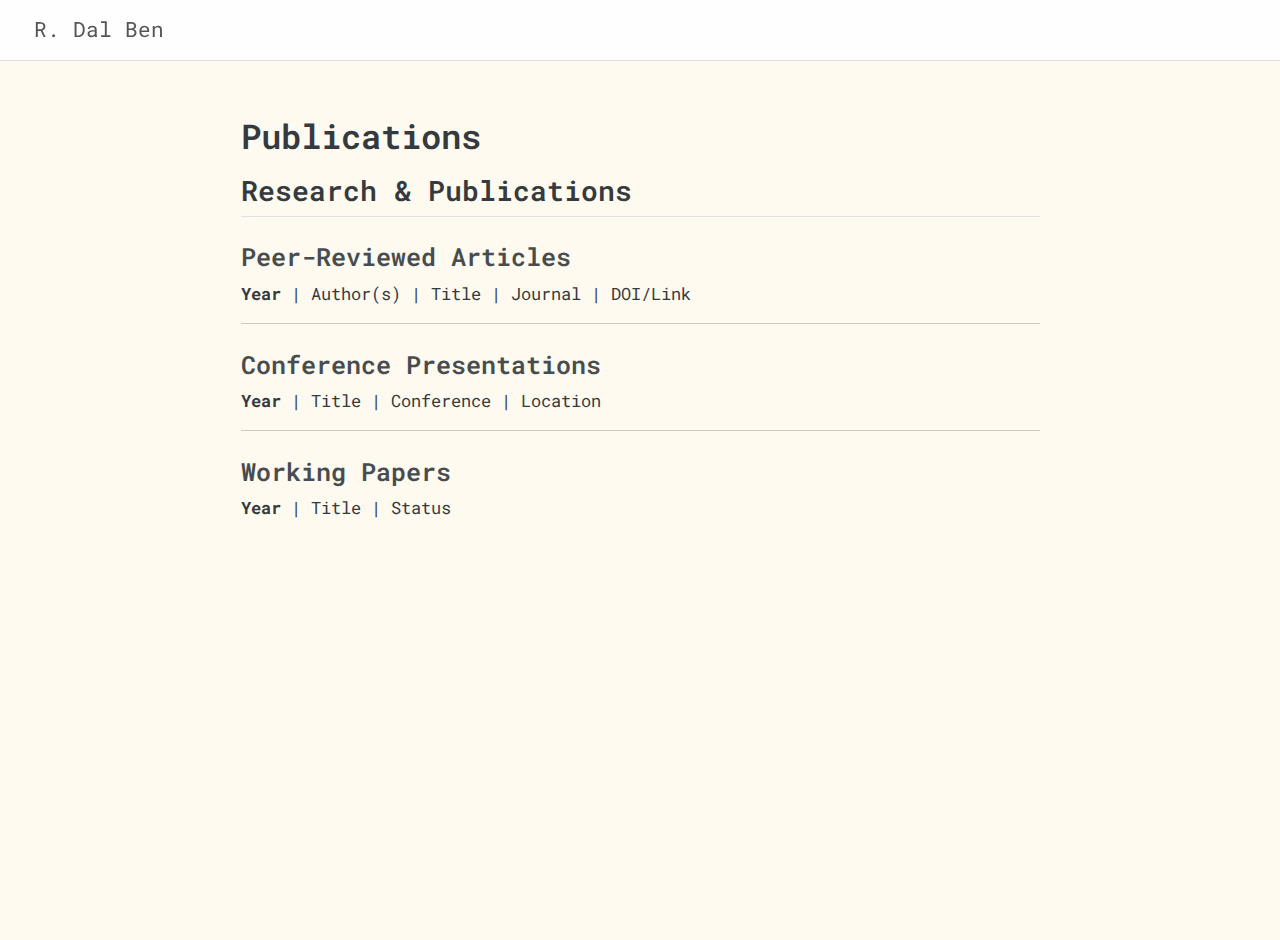
<file: publications/index.html>
<!DOCTYPE html>
<html xmlns="http://www.w3.org/1999/xhtml" lang="en" xml:lang="en"><head>

<meta charset="utf-8">
<meta name="generator" content="quarto-1.8.25">

<meta name="viewport" content="width=device-width, initial-scale=1.0, user-scalable=yes">


<title>Publications – R. Dal Ben</title>
<style>
code{white-space: pre-wrap;}
span.smallcaps{font-variant: small-caps;}
div.columns{display: flex; gap: min(4vw, 1.5em);}
div.column{flex: auto; overflow-x: auto;}
div.hanging-indent{margin-left: 1.5em; text-indent: -1.5em;}
ul.task-list{list-style: none;}
ul.task-list li input[type="checkbox"] {
  width: 0.8em;
  margin: 0 0.8em 0.2em -1em; /* quarto-specific, see https://github.com/quarto-dev/quarto-cli/issues/4556 */ 
  vertical-align: middle;
}
</style>


<script src="../site_libs/quarto-nav/quarto-nav.js"></script>
<script src="../site_libs/quarto-nav/headroom.min.js"></script>
<script src="../site_libs/clipboard/clipboard.min.js"></script>
<script src="../site_libs/quarto-html/quarto.js" type="module"></script>
<script src="../site_libs/quarto-html/tabsets/tabsets.js" type="module"></script>
<script src="../site_libs/quarto-html/axe/axe-check.js" type="module"></script>
<script src="../site_libs/quarto-html/popper.min.js"></script>
<script src="../site_libs/quarto-html/tippy.umd.min.js"></script>
<script src="../site_libs/quarto-html/anchor.min.js"></script>
<link href="../site_libs/quarto-html/tippy.css" rel="stylesheet">
<link href="../site_libs/quarto-html/quarto-syntax-highlighting-7b89279ff1a6dce999919e0e67d4d9ec.css" rel="stylesheet" id="quarto-text-highlighting-styles">
<script src="../site_libs/bootstrap/bootstrap.min.js"></script>
<link href="../site_libs/bootstrap/bootstrap-icons.css" rel="stylesheet">
<link href="../site_libs/bootstrap/bootstrap-5b4ad623e5705c0698d39aec6f10cf02.min.css" rel="stylesheet" append-hash="true" id="quarto-bootstrap" data-mode="light">
<script id="quarto-search-options" type="application/json">{
  "language": {
    "search-no-results-text": "No results",
    "search-matching-documents-text": "matching documents",
    "search-copy-link-title": "Copy link to search",
    "search-hide-matches-text": "Hide additional matches",
    "search-more-match-text": "more match in this document",
    "search-more-matches-text": "more matches in this document",
    "search-clear-button-title": "Clear",
    "search-text-placeholder": "",
    "search-detached-cancel-button-title": "Cancel",
    "search-submit-button-title": "Submit",
    "search-label": "Search"
  }
}</script>


<link rel="stylesheet" href="../styles.css">
</head>

<body class="nav-fixed fullcontent quarto-light">

<div id="quarto-search-results"></div>
  <header id="quarto-header" class="headroom fixed-top">
    <nav class="navbar navbar-expand-lg " data-bs-theme="dark">
      <div class="navbar-container container-fluid">
      <div class="navbar-brand-container mx-auto">
    <a href="../index.html" class="navbar-brand navbar-brand-logo">
    </a>
    <a class="navbar-brand" href="../index.html">
    <span class="navbar-title">R. Dal Ben</span>
    </a>
  </div>
          <button class="navbar-toggler" type="button" data-bs-toggle="collapse" data-bs-target="#navbarCollapse" aria-controls="navbarCollapse" role="menu" aria-expanded="false" aria-label="Toggle navigation" onclick="if (window.quartoToggleHeadroom) { window.quartoToggleHeadroom(); }">
  <span class="navbar-toggler-icon"></span>
</button>
          <div class="collapse navbar-collapse" id="navbarCollapse">
            <ul class="navbar-nav navbar-nav-scroll me-auto">
</ul>
          </div> <!-- /navcollapse -->
            <div class="quarto-navbar-tools">
</div>
      </div> <!-- /container-fluid -->
    </nav>
</header>
<!-- content -->
<div id="quarto-content" class="quarto-container page-columns page-rows-contents page-layout-article page-navbar">
<!-- sidebar -->
<!-- margin-sidebar -->
    
<!-- main -->
<main class="content" id="quarto-document-content">

<header id="title-block-header" class="quarto-title-block default">
<div class="quarto-title">
<h1 class="title">Publications</h1>
</div>



<div class="quarto-title-meta">

    
  
    
  </div>
  


</header>


<section id="research-publications" class="level2">
<h2 class="anchored" data-anchor-id="research-publications">Research &amp; Publications</h2>
<section id="peer-reviewed-articles" class="level3">
<h3 class="anchored" data-anchor-id="peer-reviewed-articles">Peer-Reviewed Articles</h3>
<p><strong>Year</strong> | Author(s) | Title | Journal | DOI/Link</p>
<hr>
</section>
<section id="conference-presentations" class="level3">
<h3 class="anchored" data-anchor-id="conference-presentations">Conference Presentations</h3>
<p><strong>Year</strong> | Title | Conference | Location</p>
<hr>
</section>
<section id="working-papers" class="level3">
<h3 class="anchored" data-anchor-id="working-papers">Working Papers</h3>
<p><strong>Year</strong> | Title | Status</p>


</section>
</section>

</main> <!-- /main -->
<script id="quarto-html-after-body" type="application/javascript">
  window.document.addEventListener("DOMContentLoaded", function (event) {
    const icon = "";
    const anchorJS = new window.AnchorJS();
    anchorJS.options = {
      placement: 'right',
      icon: icon
    };
    anchorJS.add('.anchored');
    const isCodeAnnotation = (el) => {
      for (const clz of el.classList) {
        if (clz.startsWith('code-annotation-')) {                     
          return true;
        }
      }
      return false;
    }
    const onCopySuccess = function(e) {
      // button target
      const button = e.trigger;
      // don't keep focus
      button.blur();
      // flash "checked"
      button.classList.add('code-copy-button-checked');
      var currentTitle = button.getAttribute("title");
      button.setAttribute("title", "Copied!");
      let tooltip;
      if (window.bootstrap) {
        button.setAttribute("data-bs-toggle", "tooltip");
        button.setAttribute("data-bs-placement", "left");
        button.setAttribute("data-bs-title", "Copied!");
        tooltip = new bootstrap.Tooltip(button, 
          { trigger: "manual", 
            customClass: "code-copy-button-tooltip",
            offset: [0, -8]});
        tooltip.show();    
      }
      setTimeout(function() {
        if (tooltip) {
          tooltip.hide();
          button.removeAttribute("data-bs-title");
          button.removeAttribute("data-bs-toggle");
          button.removeAttribute("data-bs-placement");
        }
        button.setAttribute("title", currentTitle);
        button.classList.remove('code-copy-button-checked');
      }, 1000);
      // clear code selection
      e.clearSelection();
    }
    const getTextToCopy = function(trigger) {
      const outerScaffold = trigger.parentElement.cloneNode(true);
      const codeEl = outerScaffold.querySelector('code');
      for (const childEl of codeEl.children) {
        if (isCodeAnnotation(childEl)) {
          childEl.remove();
        }
      }
      return codeEl.innerText;
    }
    const clipboard = new window.ClipboardJS('.code-copy-button:not([data-in-quarto-modal])', {
      text: getTextToCopy
    });
    clipboard.on('success', onCopySuccess);
    if (window.document.getElementById('quarto-embedded-source-code-modal')) {
      const clipboardModal = new window.ClipboardJS('.code-copy-button[data-in-quarto-modal]', {
        text: getTextToCopy,
        container: window.document.getElementById('quarto-embedded-source-code-modal')
      });
      clipboardModal.on('success', onCopySuccess);
    }
      var localhostRegex = new RegExp(/^(?:http|https):\/\/localhost\:?[0-9]*\//);
      var mailtoRegex = new RegExp(/^mailto:/);
        var filterRegex = new RegExp('/' + window.location.host + '/');
      var isInternal = (href) => {
          return filterRegex.test(href) || localhostRegex.test(href) || mailtoRegex.test(href);
      }
      // Inspect non-navigation links and adorn them if external
     var links = window.document.querySelectorAll('a[href]:not(.nav-link):not(.navbar-brand):not(.toc-action):not(.sidebar-link):not(.sidebar-item-toggle):not(.pagination-link):not(.no-external):not([aria-hidden]):not(.dropdown-item):not(.quarto-navigation-tool):not(.about-link)');
      for (var i=0; i<links.length; i++) {
        const link = links[i];
        if (!isInternal(link.href)) {
          // undo the damage that might have been done by quarto-nav.js in the case of
          // links that we want to consider external
          if (link.dataset.originalHref !== undefined) {
            link.href = link.dataset.originalHref;
          }
        }
      }
    function tippyHover(el, contentFn, onTriggerFn, onUntriggerFn) {
      const config = {
        allowHTML: true,
        maxWidth: 500,
        delay: 100,
        arrow: false,
        appendTo: function(el) {
            return el.parentElement;
        },
        interactive: true,
        interactiveBorder: 10,
        theme: 'quarto',
        placement: 'bottom-start',
      };
      if (contentFn) {
        config.content = contentFn;
      }
      if (onTriggerFn) {
        config.onTrigger = onTriggerFn;
      }
      if (onUntriggerFn) {
        config.onUntrigger = onUntriggerFn;
      }
      window.tippy(el, config); 
    }
    const noterefs = window.document.querySelectorAll('a[role="doc-noteref"]');
    for (var i=0; i<noterefs.length; i++) {
      const ref = noterefs[i];
      tippyHover(ref, function() {
        // use id or data attribute instead here
        let href = ref.getAttribute('data-footnote-href') || ref.getAttribute('href');
        try { href = new URL(href).hash; } catch {}
        const id = href.replace(/^#\/?/, "");
        const note = window.document.getElementById(id);
        if (note) {
          return note.innerHTML;
        } else {
          return "";
        }
      });
    }
    const xrefs = window.document.querySelectorAll('a.quarto-xref');
    const processXRef = (id, note) => {
      // Strip column container classes
      const stripColumnClz = (el) => {
        el.classList.remove("page-full", "page-columns");
        if (el.children) {
          for (const child of el.children) {
            stripColumnClz(child);
          }
        }
      }
      stripColumnClz(note)
      if (id === null || id.startsWith('sec-')) {
        // Special case sections, only their first couple elements
        const container = document.createElement("div");
        if (note.children && note.children.length > 2) {
          container.appendChild(note.children[0].cloneNode(true));
          for (let i = 1; i < note.children.length; i++) {
            const child = note.children[i];
            if (child.tagName === "P" && child.innerText === "") {
              continue;
            } else {
              container.appendChild(child.cloneNode(true));
              break;
            }
          }
          if (window.Quarto?.typesetMath) {
            window.Quarto.typesetMath(container);
          }
          return container.innerHTML
        } else {
          if (window.Quarto?.typesetMath) {
            window.Quarto.typesetMath(note);
          }
          return note.innerHTML;
        }
      } else {
        // Remove any anchor links if they are present
        const anchorLink = note.querySelector('a.anchorjs-link');
        if (anchorLink) {
          anchorLink.remove();
        }
        if (window.Quarto?.typesetMath) {
          window.Quarto.typesetMath(note);
        }
        if (note.classList.contains("callout")) {
          return note.outerHTML;
        } else {
          return note.innerHTML;
        }
      }
    }
    for (var i=0; i<xrefs.length; i++) {
      const xref = xrefs[i];
      tippyHover(xref, undefined, function(instance) {
        instance.disable();
        let url = xref.getAttribute('href');
        let hash = undefined; 
        if (url.startsWith('#')) {
          hash = url;
        } else {
          try { hash = new URL(url).hash; } catch {}
        }
        if (hash) {
          const id = hash.replace(/^#\/?/, "");
          const note = window.document.getElementById(id);
          if (note !== null) {
            try {
              const html = processXRef(id, note.cloneNode(true));
              instance.setContent(html);
            } finally {
              instance.enable();
              instance.show();
            }
          } else {
            // See if we can fetch this
            fetch(url.split('#')[0])
            .then(res => res.text())
            .then(html => {
              const parser = new DOMParser();
              const htmlDoc = parser.parseFromString(html, "text/html");
              const note = htmlDoc.getElementById(id);
              if (note !== null) {
                const html = processXRef(id, note);
                instance.setContent(html);
              } 
            }).finally(() => {
              instance.enable();
              instance.show();
            });
          }
        } else {
          // See if we can fetch a full url (with no hash to target)
          // This is a special case and we should probably do some content thinning / targeting
          fetch(url)
          .then(res => res.text())
          .then(html => {
            const parser = new DOMParser();
            const htmlDoc = parser.parseFromString(html, "text/html");
            const note = htmlDoc.querySelector('main.content');
            if (note !== null) {
              // This should only happen for chapter cross references
              // (since there is no id in the URL)
              // remove the first header
              if (note.children.length > 0 && note.children[0].tagName === "HEADER") {
                note.children[0].remove();
              }
              const html = processXRef(null, note);
              instance.setContent(html);
            } 
          }).finally(() => {
            instance.enable();
            instance.show();
          });
        }
      }, function(instance) {
      });
    }
        let selectedAnnoteEl;
        const selectorForAnnotation = ( cell, annotation) => {
          let cellAttr = 'data-code-cell="' + cell + '"';
          let lineAttr = 'data-code-annotation="' +  annotation + '"';
          const selector = 'span[' + cellAttr + '][' + lineAttr + ']';
          return selector;
        }
        const selectCodeLines = (annoteEl) => {
          const doc = window.document;
          const targetCell = annoteEl.getAttribute("data-target-cell");
          const targetAnnotation = annoteEl.getAttribute("data-target-annotation");
          const annoteSpan = window.document.querySelector(selectorForAnnotation(targetCell, targetAnnotation));
          const lines = annoteSpan.getAttribute("data-code-lines").split(",");
          const lineIds = lines.map((line) => {
            return targetCell + "-" + line;
          })
          let top = null;
          let height = null;
          let parent = null;
          if (lineIds.length > 0) {
              //compute the position of the single el (top and bottom and make a div)
              const el = window.document.getElementById(lineIds[0]);
              top = el.offsetTop;
              height = el.offsetHeight;
              parent = el.parentElement.parentElement;
            if (lineIds.length > 1) {
              const lastEl = window.document.getElementById(lineIds[lineIds.length - 1]);
              const bottom = lastEl.offsetTop + lastEl.offsetHeight;
              height = bottom - top;
            }
            if (top !== null && height !== null && parent !== null) {
              // cook up a div (if necessary) and position it 
              let div = window.document.getElementById("code-annotation-line-highlight");
              if (div === null) {
                div = window.document.createElement("div");
                div.setAttribute("id", "code-annotation-line-highlight");
                div.style.position = 'absolute';
                parent.appendChild(div);
              }
              div.style.top = top - 2 + "px";
              div.style.height = height + 4 + "px";
              div.style.left = 0;
              let gutterDiv = window.document.getElementById("code-annotation-line-highlight-gutter");
              if (gutterDiv === null) {
                gutterDiv = window.document.createElement("div");
                gutterDiv.setAttribute("id", "code-annotation-line-highlight-gutter");
                gutterDiv.style.position = 'absolute';
                const codeCell = window.document.getElementById(targetCell);
                const gutter = codeCell.querySelector('.code-annotation-gutter');
                gutter.appendChild(gutterDiv);
              }
              gutterDiv.style.top = top - 2 + "px";
              gutterDiv.style.height = height + 4 + "px";
            }
            selectedAnnoteEl = annoteEl;
          }
        };
        const unselectCodeLines = () => {
          const elementsIds = ["code-annotation-line-highlight", "code-annotation-line-highlight-gutter"];
          elementsIds.forEach((elId) => {
            const div = window.document.getElementById(elId);
            if (div) {
              div.remove();
            }
          });
          selectedAnnoteEl = undefined;
        };
          // Handle positioning of the toggle
      window.addEventListener(
        "resize",
        throttle(() => {
          elRect = undefined;
          if (selectedAnnoteEl) {
            selectCodeLines(selectedAnnoteEl);
          }
        }, 10)
      );
      function throttle(fn, ms) {
      let throttle = false;
      let timer;
        return (...args) => {
          if(!throttle) { // first call gets through
              fn.apply(this, args);
              throttle = true;
          } else { // all the others get throttled
              if(timer) clearTimeout(timer); // cancel #2
              timer = setTimeout(() => {
                fn.apply(this, args);
                timer = throttle = false;
              }, ms);
          }
        };
      }
        // Attach click handler to the DT
        const annoteDls = window.document.querySelectorAll('dt[data-target-cell]');
        for (const annoteDlNode of annoteDls) {
          annoteDlNode.addEventListener('click', (event) => {
            const clickedEl = event.target;
            if (clickedEl !== selectedAnnoteEl) {
              unselectCodeLines();
              const activeEl = window.document.querySelector('dt[data-target-cell].code-annotation-active');
              if (activeEl) {
                activeEl.classList.remove('code-annotation-active');
              }
              selectCodeLines(clickedEl);
              clickedEl.classList.add('code-annotation-active');
            } else {
              // Unselect the line
              unselectCodeLines();
              clickedEl.classList.remove('code-annotation-active');
            }
          });
        }
    const findCites = (el) => {
      const parentEl = el.parentElement;
      if (parentEl) {
        const cites = parentEl.dataset.cites;
        if (cites) {
          return {
            el,
            cites: cites.split(' ')
          };
        } else {
          return findCites(el.parentElement)
        }
      } else {
        return undefined;
      }
    };
    var bibliorefs = window.document.querySelectorAll('a[role="doc-biblioref"]');
    for (var i=0; i<bibliorefs.length; i++) {
      const ref = bibliorefs[i];
      const citeInfo = findCites(ref);
      if (citeInfo) {
        tippyHover(citeInfo.el, function() {
          var popup = window.document.createElement('div');
          citeInfo.cites.forEach(function(cite) {
            var citeDiv = window.document.createElement('div');
            citeDiv.classList.add('hanging-indent');
            citeDiv.classList.add('csl-entry');
            var biblioDiv = window.document.getElementById('ref-' + cite);
            if (biblioDiv) {
              citeDiv.innerHTML = biblioDiv.innerHTML;
            }
            popup.appendChild(citeDiv);
          });
          return popup.innerHTML;
        });
      }
    }
  });
  </script>
</div> <!-- /content -->




</body></html>
</file>
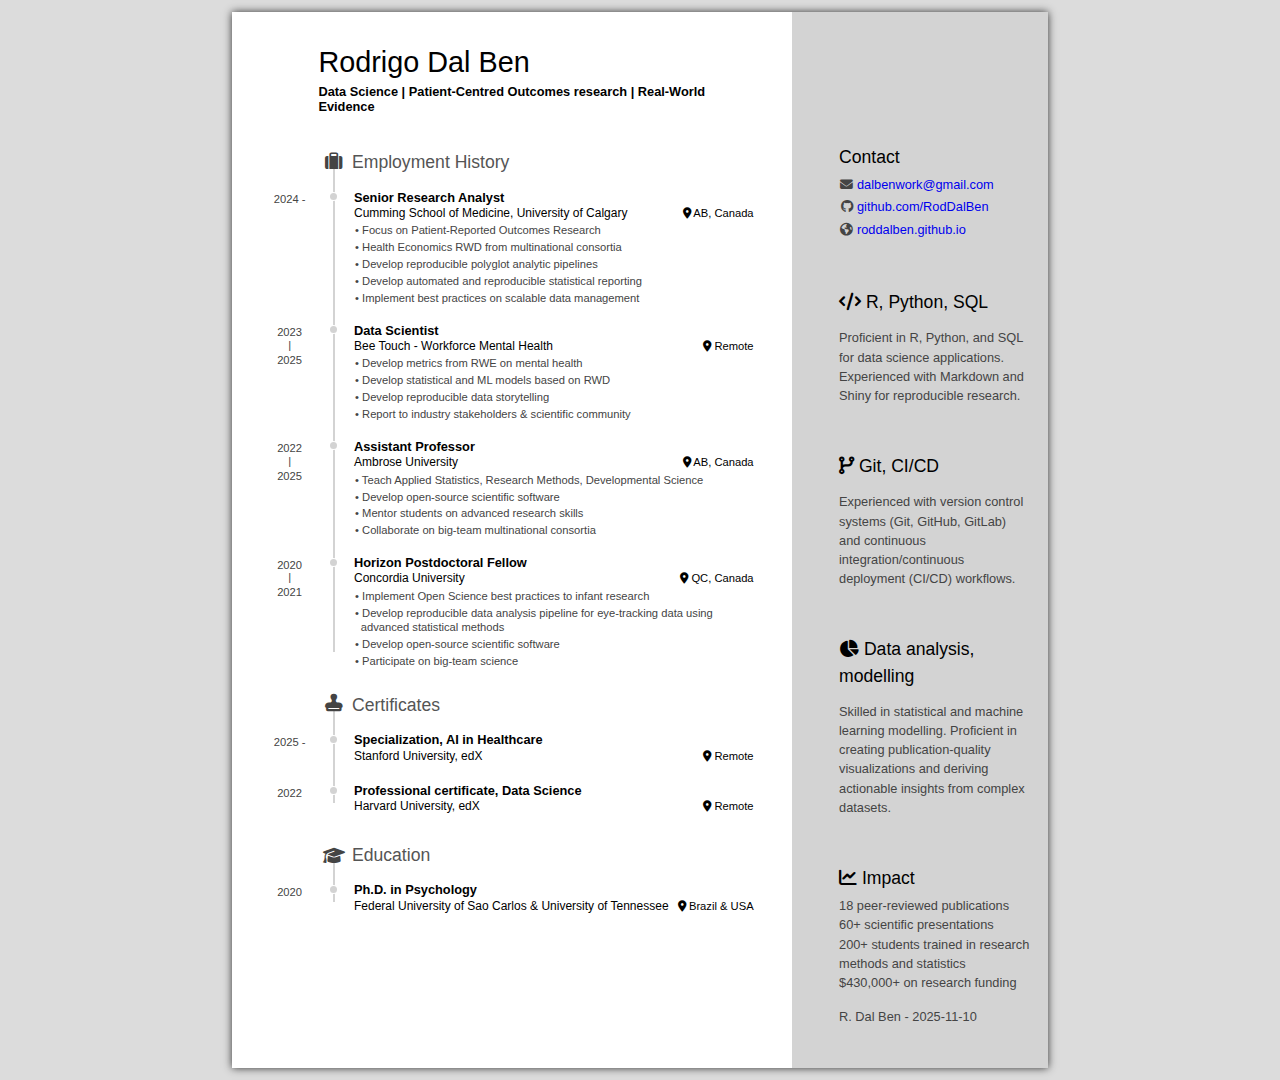
<file: cv/resume.html>
<!DOCTYPE html>
<html xmlns="http://www.w3.org/1999/xhtml">
  <head>
    <meta charset="utf-8" />
    <meta http-equiv="Content-Type" content="text/html; charset=utf-8" />
    <meta name="generator" content="pandoc" />
    <meta name="viewport" content="width=device-width, initial-scale=1">

    <meta name="author" content="Rodrigo Dal Ben" />
    <meta name="date" content="2025-11-10" />
    <title>Rodrigo Dal Ben’s resume</title>

    
        <link href="resume_files/font-awesome-6.4.2/css/all.min.css" rel="stylesheet" />
        <link href="resume_files/font-awesome-6.4.2/css/v4-shims.min.css" rel="stylesheet" />
        <link href="resume_files/paged-0.21/css/resume.css" rel="stylesheet" />
        <script src="resume_files/paged-0.21/js/config.js"></script>
        <script src="resume_files/paged-0.21/js/paged.js"></script>
        <script src="resume_files/paged-0.21/js/hooks.js"></script>
    
        <link rel="stylesheet" href="override.css" type="text/css" />
    
  </head>
  <body>

<div id="aside" class="section level1">
<h1>Aside</h1>
<div id="contact" class="section level2">
<h2>Contact</h2>
<ul>
<li><i class="fa fa-envelope"></i> <a href="mailto:dalbenwork@gmail.com" class="email">dalbenwork@gmail.com</a></li>
<li><i class="fa fa-github"></i> <a href="https://github.com/RodDalBen">github.com/RodDalBen</a></li>
<li><i class="fa fa-globe"></i> <a href="https://roddalben.github.io/">roddalben.github.io</a></li>
</ul>
</div>
<div id="skills" class="section level2">
<h2><i class="fa fa-code"></i> R, Python, SQL</h2>
<p>Proficient in R, Python, and SQL for data science applications. Experienced with Markdown and Shiny for reproducible research.</p>
</div>
<div id="skills" class="section level2">
<h2><i class="fa fa-code-branch"></i> Git, CI/CD</h2>
<p>Experienced with version control systems (Git, GitHub, GitLab) and continuous integration/continuous deployment (CI/CD) workflows.</p>
</div>
<div id="skills" class="section level2">
<h2><i class="fa fa-chart-pie"></i> Data analysis, modelling</h2>
<p>Skilled in statistical and machine learning modelling. Proficient in creating publication-quality visualizations and deriving actionable insights from complex datasets.</p>
</div>
<div id="skills" class="section level2">
<h2></h2>
</div>
<div id="skills" class="section level2">
<h2><i class="fa fa-chart-line"></i> Impact</h2>
<ul>
<li>18 peer-reviewed publications</li>
<li>60+ scientific presentations</li>
<li>200+ students trained in research methods and statistics</li>
<li>$430,000+ on research funding</li>
</ul>
<p>R. Dal Ben - 2025-11-10</p>
</div>
</div>
<div id="main" class="section level1">
<h1>Main</h1>
<div id="title" class="section level2">
<h2>Rodrigo Dal Ben</h2>
<div id="data-science-patient-centred-outcomes-research-real-world-evidence" class="section level3">
<h3>Data Science | Patient-Centred Outcomes research | Real-World Evidence</h3>
</div>
</div>
<div id="employment-history" class="section level2" data-icon="suitcase">
<h2>Employment History</h2>
<div id="senior-research-analyst" class="section level3">
<h3>Senior Research Analyst</h3>
<p>Cumming School of Medicine, University of Calgary</p>
<p>AB, Canada</p>
<p>2024 -</p>
<ul>
<li>Focus on Patient-Reported Outcomes Research</li>
<li>Health Economics RWD from multinational consortia</li>
<li>Develop reproducible polyglot analytic pipelines</li>
<li>Develop automated and reproducible statistical reporting</li>
<li>Implement best practices on scalable data management</li>
</ul>
</div>
<div id="data-scientist" class="section level3">
<h3>Data Scientist</h3>
<p>Bee Touch - Workforce Mental Health</p>
<p>Remote</p>
<p>2023 - 2025</p>
<ul>
<li>Develop metrics from RWE on mental health<br />
</li>
<li>Develop statistical and ML models based on RWD<br />
</li>
<li>Develop reproducible data storytelling<br />
</li>
<li>Report to industry stakeholders &amp; scientific community</li>
</ul>
</div>
<div id="assistant-professor" class="section level3">
<h3>Assistant Professor</h3>
<p>Ambrose University</p>
<p>AB, Canada</p>
<p>2022 - 2025</p>
<ul>
<li>Teach Applied Statistics, Research Methods, Developmental Science</li>
<li>Develop open-source scientific software</li>
<li>Mentor students on advanced research skills</li>
<li>Collaborate on big-team multinational consortia</li>
</ul>
</div>
<div id="horizon-postdoctoral-fellow" class="section level3">
<h3>Horizon Postdoctoral Fellow</h3>
<p>Concordia University</p>
<p>QC, Canada</p>
<p>2020 - 2021</p>
<ul>
<li>Implement Open Science best practices to infant research</li>
<li>Develop reproducible data analysis pipeline for eye-tracking data using advanced statistical methods</li>
<li>Develop open-source scientific software</li>
<li>Participate on big-team science</li>
</ul>
</div>
</div>
<div id="certificates" class="section level2" data-icon="stamp" data-concise="true">
<h2>Certificates</h2>
<div id="specialization-ai-in-healthcare" class="section level3">
<h3>Specialization, AI in Healthcare</h3>
<p>Stanford University, edX</p>
<p>Remote</p>
<p>2025 -</p>
</div>
<div id="professional-certificate-data-science" class="section level3">
<h3>Professional certificate, Data Science</h3>
<p>Harvard University, edX</p>
<p>Remote</p>
<p>2022</p>
</div>
</div>
<div id="education" class="section level2" data-icon="graduation-cap" data-concise="true">
<h2>Education</h2>
<div id="ph.d.-in-psychology" class="section level3">
<h3>Ph.D. in Psychology</h3>
<p>Federal University of Sao Carlos &amp; University of Tennessee</p>
<p>Brazil &amp; USA</p>
<p>2020</p>
</div>
</div>
</div>

<script>
(function() {
  var i, s, j, el, els;
  var create_el = function(type, className, content, isHTML) {
    var el = document.createElement(type);
    if (className) el.className = className;
    if (content) {
      if (isHTML) {el.innerHTML = content;} else {el.innerText = content;}
    }
    return el;
  }

  // replace h2 title with h1
  var title = document.getElementById('title').querySelector('h2');
  title.parentNode.replaceChild(create_el('h1', false, title.innerHTML, true), title);

  // add the class .aside to #aside
  el = document.getElementById('aside');
  if (el) el.className += ' aside';

  // tweak class names of sections, and add icons
  els = document.getElementById('main').querySelectorAll('.level2');
  for (i = 0; i < els.length; i++) {
    el = els[i];
    if (i === 0 && el.id === 'title') continue;
    el.className += ' main-block';
    if (el.dataset['concise']) el.className += ' concise';
    // if there is no icon, add an icon:
    if (el.firstElementChild.firstChild && el.firstElementChild.firstChild.nodeName !== 'I') {
      s = el.dataset['icon'] || 'bookmark';
      el.firstElementChild.insertBefore(create_el('i', 'fa fa-' + s), el.firstElementChild.firstChild);
    }
  }

  // tweak class names of blocks in sections
  els = document.getElementById('main').querySelectorAll('.level3');
  for (i = 0; i < els.length; i++) {
    el = els[i];
    if (el.parentNode.id === 'title') continue;
    el.className += ' blocks';
    el.innerHTML = '<div class="date"></div>' + '<div class="decorator"></div>' +
      '<div class="details"><header></header><div></div></div>' + el.innerHTML;
    var ps = el.querySelectorAll('p');
    // move the date paragraph to the date div
    if (ps.length >= 3) {
      s = ps[2].innerText;
      s = s === 'N/A' ? [] : s.split(' - ');
      el.removeChild(ps[2]);
      for (j = 0; j < s.length && j < 2; j++) {
        el.children[0].appendChild(create_el('span', false, s[j]))
      }
    }
    // move title, description, location to the details div
    (function(h) {
      h.appendChild(el.children[3]);
      var p = el.children[3];  // description
      if (p.innerText !== 'N/A') {
        h.appendChild(create_el('span', 'place', p.innerHTML, true));
      }
      el.removeChild(p);
      p = el.children[3];  // location
      if (p.innerText !== 'N/A') {
        s = create_el('span', 'location', p.innerHTML, true);
        s.innerHTML = '<i class="fa fa-map-marker-alt"></i> ' + s.innerHTML;
        h.appendChild(s);
      }
      el.removeChild(p);
    })(el.children[2].firstElementChild);
    // move the rest of content in a block into the last div of the details div
    s = el.children[2];
    while (j = s.nextSibling) {
      if (j.className === 'aside') { s = j; continue; }
      el.children[2].lastElementChild.append(j);
    }
  }
})();
</script>


  </body>
</html>
</file>
<file: site_libs/quarto-html/tippy.css>
.tippy-box[data-animation=fade][data-state=hidden]{opacity:0}[data-tippy-root]{max-width:calc(100vw - 10px)}.tippy-box{position:relative;background-color:#333;color:#fff;border-radius:4px;font-size:14px;line-height:1.4;white-space:normal;outline:0;transition-property:transform,visibility,opacity}.tippy-box[data-placement^=top]>.tippy-arrow{bottom:0}.tippy-box[data-placement^=top]>.tippy-arrow:before{bottom:-7px;left:0;border-width:8px 8px 0;border-top-color:initial;transform-origin:center top}.tippy-box[data-placement^=bottom]>.tippy-arrow{top:0}.tippy-box[data-placement^=bottom]>.tippy-arrow:before{top:-7px;left:0;border-width:0 8px 8px;border-bottom-color:initial;transform-origin:center bottom}.tippy-box[data-placement^=left]>.tippy-arrow{right:0}.tippy-box[data-placement^=left]>.tippy-arrow:before{border-width:8px 0 8px 8px;border-left-color:initial;right:-7px;transform-origin:center left}.tippy-box[data-placement^=right]>.tippy-arrow{left:0}.tippy-box[data-placement^=right]>.tippy-arrow:before{left:-7px;border-width:8px 8px 8px 0;border-right-color:initial;transform-origin:center right}.tippy-box[data-inertia][data-state=visible]{transition-timing-function:cubic-bezier(.54,1.5,.38,1.11)}.tippy-arrow{width:16px;height:16px;color:#333}.tippy-arrow:before{content:"";position:absolute;border-color:transparent;border-style:solid}.tippy-content{position:relative;padding:5px 9px;z-index:1}
</file>
<file: site_libs/quarto-html/quarto-syntax-highlighting-7b89279ff1a6dce999919e0e67d4d9ec.css>
/* quarto syntax highlight colors */
:root {
  --quarto-hl-ot-color: #003B4F;
  --quarto-hl-at-color: #657422;
  --quarto-hl-ss-color: #20794D;
  --quarto-hl-an-color: #5E5E5E;
  --quarto-hl-fu-color: #4758AB;
  --quarto-hl-st-color: #20794D;
  --quarto-hl-cf-color: #003B4F;
  --quarto-hl-op-color: #5E5E5E;
  --quarto-hl-er-color: #AD0000;
  --quarto-hl-bn-color: #AD0000;
  --quarto-hl-al-color: #AD0000;
  --quarto-hl-va-color: #111111;
  --quarto-hl-bu-color: inherit;
  --quarto-hl-ex-color: inherit;
  --quarto-hl-pp-color: #AD0000;
  --quarto-hl-in-color: #5E5E5E;
  --quarto-hl-vs-color: #20794D;
  --quarto-hl-wa-color: #5E5E5E;
  --quarto-hl-do-color: #5E5E5E;
  --quarto-hl-im-color: #00769E;
  --quarto-hl-ch-color: #20794D;
  --quarto-hl-dt-color: #AD0000;
  --quarto-hl-fl-color: #AD0000;
  --quarto-hl-co-color: #5E5E5E;
  --quarto-hl-cv-color: #5E5E5E;
  --quarto-hl-cn-color: #8f5902;
  --quarto-hl-sc-color: #5E5E5E;
  --quarto-hl-dv-color: #AD0000;
  --quarto-hl-kw-color: #003B4F;
}

/* other quarto variables */
:root {
  --quarto-font-monospace: SFMono-Regular, Menlo, Monaco, Consolas, "Liberation Mono", "Courier New", monospace;
}

/* syntax highlight based on Pandoc's rules */
pre > code.sourceCode > span {
  color: #003B4F;
}

code.sourceCode > span {
  color: #003B4F;
}

div.sourceCode,
div.sourceCode pre.sourceCode {
  color: #003B4F;
}

/* Normal */
code span {
  color: #003B4F;
}

/* Alert */
code span.al {
  color: #AD0000;
  font-style: inherit;
}

/* Annotation */
code span.an {
  color: #5E5E5E;
  font-style: inherit;
}

/* Attribute */
code span.at {
  color: #657422;
  font-style: inherit;
}

/* BaseN */
code span.bn {
  color: #AD0000;
  font-style: inherit;
}

/* BuiltIn */
code span.bu {
  font-style: inherit;
}

/* ControlFlow */
code span.cf {
  color: #003B4F;
  font-weight: bold;
  font-style: inherit;
}

/* Char */
code span.ch {
  color: #20794D;
  font-style: inherit;
}

/* Constant */
code span.cn {
  color: #8f5902;
  font-style: inherit;
}

/* Comment */
code span.co {
  color: #5E5E5E;
  font-style: inherit;
}

/* CommentVar */
code span.cv {
  color: #5E5E5E;
  font-style: italic;
}

/* Documentation */
code span.do {
  color: #5E5E5E;
  font-style: italic;
}

/* DataType */
code span.dt {
  color: #AD0000;
  font-style: inherit;
}

/* DecVal */
code span.dv {
  color: #AD0000;
  font-style: inherit;
}

/* Error */
code span.er {
  color: #AD0000;
  font-style: inherit;
}

/* Extension */
code span.ex {
  font-style: inherit;
}

/* Float */
code span.fl {
  color: #AD0000;
  font-style: inherit;
}

/* Function */
code span.fu {
  color: #4758AB;
  font-style: inherit;
}

/* Import */
code span.im {
  color: #00769E;
  font-style: inherit;
}

/* Information */
code span.in {
  color: #5E5E5E;
  font-style: inherit;
}

/* Keyword */
code span.kw {
  color: #003B4F;
  font-weight: bold;
  font-style: inherit;
}

/* Operator */
code span.op {
  color: #5E5E5E;
  font-style: inherit;
}

/* Other */
code span.ot {
  color: #003B4F;
  font-style: inherit;
}

/* Preprocessor */
code span.pp {
  color: #AD0000;
  font-style: inherit;
}

/* SpecialChar */
code span.sc {
  color: #5E5E5E;
  font-style: inherit;
}

/* SpecialString */
code span.ss {
  color: #20794D;
  font-style: inherit;
}

/* String */
code span.st {
  color: #20794D;
  font-style: inherit;
}

/* Variable */
code span.va {
  color: #111111;
  font-style: inherit;
}

/* VerbatimString */
code span.vs {
  color: #20794D;
  font-style: inherit;
}

/* Warning */
code span.wa {
  color: #5E5E5E;
  font-style: italic;
}

.prevent-inlining {
  content: "</";
}

/*# sourceMappingURL=3944bc705cfaf4c80e56f77c5205168a.css.map */
</file>
<file: styles.css>
/* Import Roboto Mono font from Google Fonts */
@import url('https://fonts.googleapis.com/css2?family=Roboto+Mono&display=swap');

/* Apply Roboto Mono font to body */
body {
  font-family: 'Roboto Mono', monospace !important;
}

/* Force text wrapping to respect Solana template layout */
.about-entity .about-contents * {
  word-wrap: break-word;
  overflow-wrap: break-word;
  word-break: break-word;
  hyphens: auto;
}

/* Fixed navbar */
.navbar {
  position: fixed !important;
  top: 0;
  left: 0;
  right: 0;
  z-index: 1030;
  background-color: #FEFEFE !important;
  border-bottom: 0.5px solid #ddd !important;
}

/* Add padding to body and content areas to account for fixed navbar */
body {
  padding-top: 40px !important;
  background-color: #FFFAEF !important;
}

#quarto-content,
.quarto-title-block,
main {
  padding-top: 20px !important;
}

/* Solana template styling improvements */

/* Add horizontal rule after title/name */
.about-entity .about-links {
  margin-top: 0.1rem;
  padding-top: 1rem;
  border-top: 0.5px solid #000;
  max-width: 250px;
}

/* Make social link buttons smaller */
.about-entity .about-links a {
  font-size: 0.875rem !important;
  padding: 0.375rem 0.75rem !important;
}

/* Small screen layout: center everything */
@media (max-width: 991px) {
  /* Center the profile image */
  .about-entity img {
    display: block !important;
    margin-left: auto !important;
    margin-right: auto !important;
    margin-bottom: 1rem !important;
  }
  
  /* Center the title */
  .about-entity .about-sep h1 {
    text-align: center !important;
  }
  
  /* Center the social links and remove left border */
  .about-entity .about-links {
    margin-left: auto !important;
    margin-right: auto !important;
    text-align: center !important;
    border-top: 0.5px solid #000;
    max-width: 250px;
  }
  
  /* Center link buttons */
  .about-entity .about-links a {
    display: inline-block !important;
    margin: 0.25rem !important;
  }
}

/* Force Solana layout: separate rows for header and content */
@media (min-width: 992px) {
  /* Break the header (title + image) into separate row */
  .about-entity .about-sep {
    display: block !important;
    width: 100% !important;
    clear: both !important;
  }
  
  /* Profile image should float right in header row - bring closer to header */
  .about-entity img {
    display: block !important;
    float: none !important;
    margin-top: 0 !important;
  }
  
  /* Reduce spacing in the header area */
  .about-entity .about-sep.row {
    margin-top: 0 !important;
  }
  
  /* Content below in its own row */
  .about-entity .about-contents {
    display: block !important;
    width: 150% !important;
    clear: both !important;
    margin-top: 2rem !important;
  }
}
</file>
<file: docs/site_libs/quarto-html/tippy.css>
.tippy-box[data-animation=fade][data-state=hidden]{opacity:0}[data-tippy-root]{max-width:calc(100vw - 10px)}.tippy-box{position:relative;background-color:#333;color:#fff;border-radius:4px;font-size:14px;line-height:1.4;white-space:normal;outline:0;transition-property:transform,visibility,opacity}.tippy-box[data-placement^=top]>.tippy-arrow{bottom:0}.tippy-box[data-placement^=top]>.tippy-arrow:before{bottom:-7px;left:0;border-width:8px 8px 0;border-top-color:initial;transform-origin:center top}.tippy-box[data-placement^=bottom]>.tippy-arrow{top:0}.tippy-box[data-placement^=bottom]>.tippy-arrow:before{top:-7px;left:0;border-width:0 8px 8px;border-bottom-color:initial;transform-origin:center bottom}.tippy-box[data-placement^=left]>.tippy-arrow{right:0}.tippy-box[data-placement^=left]>.tippy-arrow:before{border-width:8px 0 8px 8px;border-left-color:initial;right:-7px;transform-origin:center left}.tippy-box[data-placement^=right]>.tippy-arrow{left:0}.tippy-box[data-placement^=right]>.tippy-arrow:before{left:-7px;border-width:8px 8px 8px 0;border-right-color:initial;transform-origin:center right}.tippy-box[data-inertia][data-state=visible]{transition-timing-function:cubic-bezier(.54,1.5,.38,1.11)}.tippy-arrow{width:16px;height:16px;color:#333}.tippy-arrow:before{content:"";position:absolute;border-color:transparent;border-style:solid}.tippy-content{position:relative;padding:5px 9px;z-index:1}
</file>
<file: docs/site_libs/quarto-html/quarto-syntax-highlighting-7b89279ff1a6dce999919e0e67d4d9ec.css>
/* quarto syntax highlight colors */
:root {
  --quarto-hl-ot-color: #003B4F;
  --quarto-hl-at-color: #657422;
  --quarto-hl-ss-color: #20794D;
  --quarto-hl-an-color: #5E5E5E;
  --quarto-hl-fu-color: #4758AB;
  --quarto-hl-st-color: #20794D;
  --quarto-hl-cf-color: #003B4F;
  --quarto-hl-op-color: #5E5E5E;
  --quarto-hl-er-color: #AD0000;
  --quarto-hl-bn-color: #AD0000;
  --quarto-hl-al-color: #AD0000;
  --quarto-hl-va-color: #111111;
  --quarto-hl-bu-color: inherit;
  --quarto-hl-ex-color: inherit;
  --quarto-hl-pp-color: #AD0000;
  --quarto-hl-in-color: #5E5E5E;
  --quarto-hl-vs-color: #20794D;
  --quarto-hl-wa-color: #5E5E5E;
  --quarto-hl-do-color: #5E5E5E;
  --quarto-hl-im-color: #00769E;
  --quarto-hl-ch-color: #20794D;
  --quarto-hl-dt-color: #AD0000;
  --quarto-hl-fl-color: #AD0000;
  --quarto-hl-co-color: #5E5E5E;
  --quarto-hl-cv-color: #5E5E5E;
  --quarto-hl-cn-color: #8f5902;
  --quarto-hl-sc-color: #5E5E5E;
  --quarto-hl-dv-color: #AD0000;
  --quarto-hl-kw-color: #003B4F;
}

/* other quarto variables */
:root {
  --quarto-font-monospace: SFMono-Regular, Menlo, Monaco, Consolas, "Liberation Mono", "Courier New", monospace;
}

/* syntax highlight based on Pandoc's rules */
pre > code.sourceCode > span {
  color: #003B4F;
}

code.sourceCode > span {
  color: #003B4F;
}

div.sourceCode,
div.sourceCode pre.sourceCode {
  color: #003B4F;
}

/* Normal */
code span {
  color: #003B4F;
}

/* Alert */
code span.al {
  color: #AD0000;
  font-style: inherit;
}

/* Annotation */
code span.an {
  color: #5E5E5E;
  font-style: inherit;
}

/* Attribute */
code span.at {
  color: #657422;
  font-style: inherit;
}

/* BaseN */
code span.bn {
  color: #AD0000;
  font-style: inherit;
}

/* BuiltIn */
code span.bu {
  font-style: inherit;
}

/* ControlFlow */
code span.cf {
  color: #003B4F;
  font-weight: bold;
  font-style: inherit;
}

/* Char */
code span.ch {
  color: #20794D;
  font-style: inherit;
}

/* Constant */
code span.cn {
  color: #8f5902;
  font-style: inherit;
}

/* Comment */
code span.co {
  color: #5E5E5E;
  font-style: inherit;
}

/* CommentVar */
code span.cv {
  color: #5E5E5E;
  font-style: italic;
}

/* Documentation */
code span.do {
  color: #5E5E5E;
  font-style: italic;
}

/* DataType */
code span.dt {
  color: #AD0000;
  font-style: inherit;
}

/* DecVal */
code span.dv {
  color: #AD0000;
  font-style: inherit;
}

/* Error */
code span.er {
  color: #AD0000;
  font-style: inherit;
}

/* Extension */
code span.ex {
  font-style: inherit;
}

/* Float */
code span.fl {
  color: #AD0000;
  font-style: inherit;
}

/* Function */
code span.fu {
  color: #4758AB;
  font-style: inherit;
}

/* Import */
code span.im {
  color: #00769E;
  font-style: inherit;
}

/* Information */
code span.in {
  color: #5E5E5E;
  font-style: inherit;
}

/* Keyword */
code span.kw {
  color: #003B4F;
  font-weight: bold;
  font-style: inherit;
}

/* Operator */
code span.op {
  color: #5E5E5E;
  font-style: inherit;
}

/* Other */
code span.ot {
  color: #003B4F;
  font-style: inherit;
}

/* Preprocessor */
code span.pp {
  color: #AD0000;
  font-style: inherit;
}

/* SpecialChar */
code span.sc {
  color: #5E5E5E;
  font-style: inherit;
}

/* SpecialString */
code span.ss {
  color: #20794D;
  font-style: inherit;
}

/* String */
code span.st {
  color: #20794D;
  font-style: inherit;
}

/* Variable */
code span.va {
  color: #111111;
  font-style: inherit;
}

/* VerbatimString */
code span.vs {
  color: #20794D;
  font-style: inherit;
}

/* Warning */
code span.wa {
  color: #5E5E5E;
  font-style: italic;
}

.prevent-inlining {
  content: "</";
}

/*# sourceMappingURL=3944bc705cfaf4c80e56f77c5205168a.css.map */
</file>
<file: docs/styles.css>
/* Import Roboto Mono font from Google Fonts */
@import url('https://fonts.googleapis.com/css2?family=Roboto+Mono&display=swap');

/* Apply Roboto Mono font to body */
body {
  font-family: 'Roboto Mono', monospace !important;
}

/* Force text wrapping to respect Solana template layout */
.about-entity .about-contents * {
  word-wrap: break-word;
  overflow-wrap: break-word;
  word-break: break-word;
  hyphens: auto;
}

/* Fixed navbar */
.navbar {
  position: fixed !important;
  top: 0;
  left: 0;
  right: 0;
  z-index: 1030;
  background-color: #FEFEFE !important;
  border-bottom: 0.5px solid #ddd !important;
}

/* Add padding to body and content areas to account for fixed navbar */
body {
  padding-top: 40px !important;
  background-color: #FFFAEF !important;
}

#quarto-content,
.quarto-title-block,
main {
  padding-top: 20px !important;
}

/* Solana template styling improvements */

/* Add horizontal rule after title/name */
.about-entity .about-links {
  margin-top: 0.1rem;
  padding-top: 1rem;
  border-top: 0.5px solid #000;
  max-width: 250px;
}

/* Make social link buttons smaller */
.about-entity .about-links a {
  font-size: 0.875rem !important;
  padding: 0.375rem 0.75rem !important;
}

/* Small screen layout: center everything */
@media (max-width: 991px) {
  /* Center the profile image */
  .about-entity img {
    display: block !important;
    margin-left: auto !important;
    margin-right: auto !important;
    margin-bottom: 1rem !important;
  }
  
  /* Center the title */
  .about-entity .about-sep h1 {
    text-align: center !important;
  }
  
  /* Center the social links and remove left border */
  .about-entity .about-links {
    margin-left: auto !important;
    margin-right: auto !important;
    text-align: center !important;
    border-top: 0.5px solid #000;
    max-width: 250px;
  }
  
  /* Center link buttons */
  .about-entity .about-links a {
    display: inline-block !important;
    margin: 0.25rem !important;
  }
}

/* Force Solana layout: separate rows for header and content */
@media (min-width: 992px) {
  /* Break the header (title + image) into separate row */
  .about-entity .about-sep {
    display: block !important;
    width: 100% !important;
    clear: both !important;
  }
  
  /* Profile image should float right in header row - bring closer to header */
  .about-entity img {
    display: block !important;
    float: none !important;
    margin-top: 0 !important;
  }
  
  /* Reduce spacing in the header area */
  .about-entity .about-sep.row {
    margin-top: 0 !important;
  }
  
  /* Content below in its own row */
  .about-entity .about-contents {
    display: block !important;
    width: 150% !important;
    clear: both !important;
    margin-top: 2rem !important;
  }
}
</file>
<file: cv/resume_files/paged-0.21/css/resume.css>
@page{
  size: letter portrait;
  margin: 1in 0.5in 1in 0.25in;
}

*{
  box-sizing: border-box;
}

:root{
  --page-width: 8.5in;
  --margin-right: 0.5in;
  --margin-left: 0.25in;
  --content-width: calc(var(--page-width) - var(--margin-right) - var(--margin-left));
  --root-font-size: 12pt;
  --sidebar-width: 15rem;
  --sidebar-background-color: #f2f2f2;
  --main-width: calc(var(--content-width) - var(--sidebar-width));
  --decorator-horizontal-margin: 0.2in;

  --sidebar-horizontal-padding: 0.2in;

  /* XXX: using px for very good precision control */
  --decorator-outer-offset-top: 10px;
  --decorator-outer-offset-left: -5.5px;
  --decorator-border-width: 1px;
  --decorator-outer-dim: 9px;
  --decorator-border: 1px solid #ccc;

  --row-blocks-padding-top: 0.5rem;
  --date-block-width: 0.7in;

  --main-blocks-title-icon-offset-left: calc(-17pt - 0.25 * var(--root-font-size));

  --viewer-background-color: #dcdcdc;
  --viewer-pages-spacing: 12px;
  --viewer-shadow-color: #313131;
}

.pagedjs_page {
  --content-area-height: calc(var(--pagedjs-height) - var(--pagedjs-margin-top) - var(--pagedjs-margin-bottom));
  --sidebar-background-width: calc(var(--pagedjs-margin-right) + var(--sidebar-width));
}

@page{
  background: linear-gradient(to left, var(--sidebar-background-color), var(--sidebar-background-color) var(--sidebar-background-width), white var(--sidebar-background-width));
}

html {
  font-size: var(--root-font-size);
}

body{
  width: var(--content-width);
  font-family: "Open Sans", sans-serif;
  font-weight: 300;
  line-height: 1.3;
  color: #444;
  hyphens: auto;
}

h1, h2, h3{
  margin: 0;
  color: #000;
}

#main > h1, #aside > h1, #disclaimer > h2 {
  display: none;
}

li{
  list-style-type: none;
}

a{
  text-decoration: none;
}

img{
  max-width: 100%;
}

#main{
  width: var(--main-width);
  padding: 0 0.25in 0 0.25in;
  font-size: 0.7rem;
  float: left;
}

#aside{
  position: relative; /* for disclaimer */
  height: var(--content-area-height);
}

.aside{
  width: var(--sidebar-width);
  padding: 0.6in var(--sidebar-horizontal-padding);
  font-size: 0.8rem;
  float: right;
  position: absolute;
  right: 0;
}

/* main */

/** big title **/
h1, h2{
  text-transform: uppercase;
}

#title{
  position: relative;
  left: 0.55in;
  margin: auto 0.55in 0.3in auto;
  line-height: 1.2;
}

#title h1{
  font-weight: 300;
  font-size: 1.8rem;
  line-height: 1.5;
}

#title h3{
  font-size: 0.8rem;
}


/*** categorial blocks ***/

.main-block{
  margin-top: 0.1in;
}

#main h2{
  position: relative;
  top: var(--row-blocks-padding-top);
  /* XXX: 0.5px for aligning fx printing */
  left: calc((var(--date-block-width) + var(--decorator-horizontal-margin)));
  font-weight: 400;
  font-size: 1.1rem;
  color: #555;
}

#main h2 > i{
  /* use absolute position to prevent icon's width from misaligning title */
  /* assigning a fixed width here is no better due to needing to align decorator
     line too */
  position: absolute;
  left: var(--main-blocks-title-icon-offset-left);
  z-index: 1; /* over decorator line */
  color: #444;
}

#main h2::after{ /* extends the decorator line */
  height: calc(var(--row-blocks-padding-top) * 2);
  position: relative;
  top: calc(-1 * var(--row-blocks-padding-top));
  /* XXX: 0.5px for aligning fx printing */
  left: calc(-1 * var(--decorator-horizontal-margin));
  display: block;
  border-left: var(--decorator-border);
  z-index: 0;
  line-height: 0;
  font-size: 0;
  content: ' ';
}

/**** minor tweaks on the icon fonts ****/
#main h2 > .fa-graduation-cap{
  left: calc(var(--main-blocks-title-icon-offset-left) - 2pt);
  top: 2pt;
}

#main h2 > .fa-suitcase{
  top: 1pt;
}

#main h2 > .fa-folder-open{
  top: 1.5pt;
}

/**** individual row blocks (date - decorator - details) ****/

.blocks{
  display: flex;
  flex-flow: row nowrap;
}

.blocks > div{
  padding-top: var(--row-blocks-padding-top);
}

.date{
  flex: 0 0 var(--date-block-width);
  padding-top: calc(var(--row-blocks-padding-top) + 0.25rem) !important;
  padding-right: var(--decorator-horizontal-margin);
  font-size: 0.7rem;
  text-align: right;
  line-height: 1;
  max-width: var(--date-block-width);
}

.date span{
  display: block;
  text-align: center;
}

.date span:nth-child(2)::before{
  position: relative;
  top: 0.1rem;
  right: 0;
  display: block;
  height: 1rem;
  content: '|';
}

.decorator{
  flex: 0 0 0;
  position: relative;
  width: 2pt;
  min-height: 100%;
  border-left: var(--decorator-border);
}

/*
 * XXX: Use two filled circles to achieve the circle-with-white-border effect.
 * The normal technique of only using one pseudo element and
 * border: 1px solid white; style makes firefox erroneously either:
 * 1) overflows the grayshade background (if no background-clip is set), or
 * 2) shows decorator line which should've been masked by the white border
 *
 */

.decorator::before{
  position: absolute;
  top: var(--decorator-outer-offset-top);
  left: var(--decorator-outer-offset-left);
  content: ' ';
  display: block;
  width: var(--decorator-outer-dim);
  height: var(--decorator-outer-dim);
  border-radius: calc(var(--decorator-outer-dim) / 2);
  background-color: #fff;
}

.decorator::after{
  position: absolute;
  top: calc(var(--decorator-outer-offset-top) + var(--decorator-border-width));
  left: calc(var(--decorator-outer-offset-left) + var(--decorator-border-width));
  content: ' ';
  display: block;
  width: calc(var(--decorator-outer-dim) - (var(--decorator-border-width) * 2));
  height: calc(var(--decorator-outer-dim) - (var(--decorator-border-width) * 2));
  border-radius: calc((var(--decorator-outer-dim) - (var(--decorator-border-width) * 2)) / 2);
  background-color: #555;
}

.blocks:last-child .decorator{ /* slightly shortens it */
  margin-bottom: 0.25in;
}

/***** fine-tunes on the details block where the real juice is *****/

.details{
  flex: 1 0 0;
  padding-left: var(--decorator-horizontal-margin);
  padding-top: calc(var(--row-blocks-padding-top) - 0.05rem) !important; /* not sure why but this is needed for better alignment */
}

.details header{
  color: #000;
}

.details h3{
  font-size: 0.8rem;
}

.main-block:not(.concise) .details div{
  margin: 0.18in 0 0.1in 0;
}

.main-block:not(.concise) .details div:empty {
  margin: 0;
}

.main-block:not(.concise) .blocks:last-child .details div{
  margin-bottom: 0;
}

.main-block.concise .details div:not(.concise){
  /* use padding to work around the fact that margin doesn't affect floated
     neighboring elements */
  padding: 0.05in 0 0.07in 0;
}

.details .place{
  float: left;
  font-size: 0.75rem;
}

.details .location{
  float: right;
}

.details div{
  clear: both;
}

/***** fine-tunes on the lists... *****/

#main ul{
  padding-left: 0.07in;
  margin: 0.08in 0;
}

#main li{
  margin: 0 0 0.025in 0;
}

/****** customize list symbol style ******/
#main li::before{
  position: relative;
  margin-left: -4.25pt;
  content: '• ';
}

.aside li::before {
  content: none;
}

.details .concise ul{
  margin: 0 !important;
  -webkit-columns: 2;
  -moz-columns: 2;
  columns: 2;
}

.details .concise li{
  margin: 0 !important;
}

.details .concise li{
  margin-left: 0 !important;
}



/* sidebar */

.aside h2{
  font-weight: 400;
  font-size: 1.1rem;
}

.aside .level2{
  margin-top: 0.5in;
}

#contact ul{
  margin-top: 0.05in;
  padding-left: 0;
  font-weight: 400;
  line-height: 1.75;
}

#contact li > i{
  width: 0.9rem; /* for text alignment */
  text-align: right;
}

#skills{
  line-height: 1.5;
}

#skills ul{
  margin: 0.05in 0 0.15in;
  padding: 0;
}

#disclaimer{
  position: absolute;
  bottom: 0;
  right: var(--sidebar-horizontal-padding);
  font-size: 0.75rem;
  font-style: italic;
  line-height: 1.1;
  text-align: right;
  color: #777;
}

#disclaimer code{
  color: #666;
  font-family: "Source Code Pro";
  font-weight: 400;
  font-style: normal;
}

/* Page breaks */

h2 {
  break-after: avoid;
}

.blocks {
  break-inside: avoid;
}

/* Paged.js viewer */

@media screen {
  body {
    background-color: var(--viewer-background-color);
    margin: 0; /* for mobile */
    width: calc(var(--pagedjs-width) + 2 * var(--viewer-pages-spacing)); /* for mobile */
  }
   .pagedjs_pages {
    max-width: var(--pagedjs-width);
    margin: 0 auto;
    display: flex;
    flex-direction: column;
  }
   .pagedjs_page {
    box-shadow: 0 0 calc(0.66667 * var(--viewer-pages-spacing)) var(--viewer-shadow-color);
    margin: var(--viewer-pages-spacing) 0;
  }
}
 @media screen and (min-width: 8.5in) {
  /* not a mobile */
  body {
    margin: auto;
    width: unset;
  }
}
</file>
<file: cv/override.css>
* {
  /* Override default margins*/
  --pagedjs-margin-right: 0.1in;
  --pagedjs-margin-left: 0.1in;
  --pagedjs-margin-top: 0.3in;
  --pagedjs-margin-bottom: 0.2in;
}


h1, h2{
  text-transform: none;
}

:root{
    --sidebar-width: 13rem; /* side bar width */
    --sidebar-background-color: #D3D3D3;
    --decorator-border: 2px solid #D3D3D3; /* change color and thickness of timeline */
    --sidebar-horizontal-padding: 0.09in;
  
}

.decorator::after{
  background-color: #D3D3D3; /* change color timeline dots */
    
}

/* Define the font family here */
  body{
    font-family: "Roboto", sans-serif;
}
    
    
  }
</file>
<file: cv/resume_files/font-awesome-6.4.2/css/v4-shims.min.css>
/*!
 * Font Awesome Free 6.4.2 by @fontawesome - https://fontawesome.com
 * License - https://fontawesome.com/license/free (Icons: CC BY 4.0, Fonts: SIL OFL 1.1, Code: MIT License)
 * Copyright 2023 Fonticons, Inc.
 */
.fa.fa-glass:before{content:"\f000"}.fa.fa-envelope-o{font-family:"Font Awesome 6 Free";font-weight:400}.fa.fa-envelope-o:before{content:"\f0e0"}.fa.fa-star-o{font-family:"Font Awesome 6 Free";font-weight:400}.fa.fa-star-o:before{content:"\f005"}.fa.fa-close:before,.fa.fa-remove:before{content:"\f00d"}.fa.fa-gear:before{content:"\f013"}.fa.fa-trash-o{font-family:"Font Awesome 6 Free";font-weight:400}.fa.fa-trash-o:before{content:"\f2ed"}.fa.fa-home:before{content:"\f015"}.fa.fa-file-o{font-family:"Font Awesome 6 Free";font-weight:400}.fa.fa-file-o:before{content:"\f15b"}.fa.fa-clock-o{font-family:"Font Awesome 6 Free";font-weight:400}.fa.fa-clock-o:before{content:"\f017"}.fa.fa-arrow-circle-o-down{font-family:"Font Awesome 6 Free";font-weight:400}.fa.fa-arrow-circle-o-down:before{content:"\f358"}.fa.fa-arrow-circle-o-up{font-family:"Font Awesome 6 Free";font-weight:400}.fa.fa-arrow-circle-o-up:before{content:"\f35b"}.fa.fa-play-circle-o{font-family:"Font Awesome 6 Free";font-weight:400}.fa.fa-play-circle-o:before{content:"\f144"}.fa.fa-repeat:before,.fa.fa-rotate-right:before{content:"\f01e"}.fa.fa-refresh:before{content:"\f021"}.fa.fa-list-alt{font-family:"Font Awesome 6 Free";font-weight:400}.fa.fa-list-alt:before{content:"\f022"}.fa.fa-dedent:before{content:"\f03b"}.fa.fa-video-camera:before{content:"\f03d"}.fa.fa-picture-o{font-family:"Font Awesome 6 Free";font-weight:400}.fa.fa-picture-o:before{content:"\f03e"}.fa.fa-photo{font-family:"Font Awesome 6 Free";font-weight:400}.fa.fa-photo:before{content:"\f03e"}.fa.fa-image{font-family:"Font Awesome 6 Free";font-weight:400}.fa.fa-image:before{content:"\f03e"}.fa.fa-map-marker:before{content:"\f3c5"}.fa.fa-pencil-square-o{font-family:"Font Awesome 6 Free";font-weight:400}.fa.fa-pencil-square-o:before{content:"\f044"}.fa.fa-edit{font-family:"Font Awesome 6 Free";font-weight:400}.fa.fa-edit:before{content:"\f044"}.fa.fa-share-square-o:before{content:"\f14d"}.fa.fa-check-square-o{font-family:"Font Awesome 6 Free";font-weight:400}.fa.fa-check-square-o:before{content:"\f14a"}.fa.fa-arrows:before{content:"\f0b2"}.fa.fa-times-circle-o{font-family:"Font Awesome 6 Free";font-weight:400}.fa.fa-times-circle-o:before{content:"\f057"}.fa.fa-check-circle-o{font-family:"Font Awesome 6 Free";font-weight:400}.fa.fa-check-circle-o:before{content:"\f058"}.fa.fa-mail-forward:before{content:"\f064"}.fa.fa-expand:before{content:"\f424"}.fa.fa-compress:before{content:"\f422"}.fa.fa-eye,.fa.fa-eye-slash{font-family:"Font Awesome 6 Free";font-weight:400}.fa.fa-warning:before{content:"\f071"}.fa.fa-calendar:before{content:"\f073"}.fa.fa-arrows-v:before{content:"\f338"}.fa.fa-arrows-h:before{content:"\f337"}.fa.fa-bar-chart-o:before,.fa.fa-bar-chart:before{content:"\e0e3"}.fa.fa-twitter-square{font-family:"Font Awesome 6 Brands";font-weight:400}.fa.fa-twitter-square:before{content:"\f081"}.fa.fa-facebook-square{font-family:"Font Awesome 6 Brands";font-weight:400}.fa.fa-facebook-square:before{content:"\f082"}.fa.fa-gears:before{content:"\f085"}.fa.fa-thumbs-o-up{font-family:"Font Awesome 6 Free";font-weight:400}.fa.fa-thumbs-o-up:before{content:"\f164"}.fa.fa-thumbs-o-down{font-family:"Font Awesome 6 Free";font-weight:400}.fa.fa-thumbs-o-down:before{content:"\f165"}.fa.fa-heart-o{font-family:"Font Awesome 6 Free";font-weight:400}.fa.fa-heart-o:before{content:"\f004"}.fa.fa-sign-out:before{content:"\f2f5"}.fa.fa-linkedin-square{font-family:"Font Awesome 6 Brands";font-weight:400}.fa.fa-linkedin-square:before{content:"\f08c"}.fa.fa-thumb-tack:before{content:"\f08d"}.fa.fa-external-link:before{content:"\f35d"}.fa.fa-sign-in:before{content:"\f2f6"}.fa.fa-github-square{font-family:"Font Awesome 6 Brands";font-weight:400}.fa.fa-github-square:before{content:"\f092"}.fa.fa-lemon-o{font-family:"Font Awesome 6 Free";font-weight:400}.fa.fa-lemon-o:before{content:"\f094"}.fa.fa-square-o{font-family:"Font Awesome 6 Free";font-weight:400}.fa.fa-square-o:before{content:"\f0c8"}.fa.fa-bookmark-o{font-family:"Font Awesome 6 Free";font-weight:400}.fa.fa-bookmark-o:before{content:"\f02e"}.fa.fa-facebook,.fa.fa-twitter{font-family:"Font Awesome 6 Brands";font-weight:400}.fa.fa-facebook:before{content:"\f39e"}.fa.fa-facebook-f{font-family:"Font Awesome 6 Brands";font-weight:400}.fa.fa-facebook-f:before{content:"\f39e"}.fa.fa-github{font-family:"Font Awesome 6 Brands";font-weight:400}.fa.fa-credit-card{font-family:"Font Awesome 6 Free";font-weight:400}.fa.fa-feed:before{content:"\f09e"}.fa.fa-hdd-o{font-family:"Font Awesome 6 Free";font-weight:400}.fa.fa-hdd-o:before{content:"\f0a0"}.fa.fa-hand-o-right{font-family:"Font Awesome 6 Free";font-weight:400}.fa.fa-hand-o-right:before{content:"\f0a4"}.fa.fa-hand-o-left{font-family:"Font Awesome 6 Free";font-weight:400}.fa.fa-hand-o-left:before{content:"\f0a5"}.fa.fa-hand-o-up{font-family:"Font Awesome 6 Free";font-weight:400}.fa.fa-hand-o-up:before{content:"\f0a6"}.fa.fa-hand-o-down{font-family:"Font Awesome 6 Free";font-weight:400}.fa.fa-hand-o-down:before{content:"\f0a7"}.fa.fa-globe:before{content:"\f57d"}.fa.fa-tasks:before{content:"\f828"}.fa.fa-arrows-alt:before{content:"\f31e"}.fa.fa-group:before{content:"\f0c0"}.fa.fa-chain:before{content:"\f0c1"}.fa.fa-cut:before{content:"\f0c4"}.fa.fa-files-o{font-family:"Font Awesome 6 Free";font-weight:400}.fa.fa-files-o:before{content:"\f0c5"}.fa.fa-floppy-o{font-family:"Font Awesome 6 Free";font-weight:400}.fa.fa-floppy-o:before{content:"\f0c7"}.fa.fa-save{font-family:"Font Awesome 6 Free";font-weight:400}.fa.fa-save:before{content:"\f0c7"}.fa.fa-navicon:before,.fa.fa-reorder:before{content:"\f0c9"}.fa.fa-magic:before{content:"\e2ca"}.fa.fa-pinterest,.fa.fa-pinterest-square{font-family:"Font Awesome 6 Brands";font-weight:400}.fa.fa-pinterest-square:before{content:"\f0d3"}.fa.fa-google-plus-square{font-family:"Font Awesome 6 Brands";font-weight:400}.fa.fa-google-plus-square:before{content:"\f0d4"}.fa.fa-google-plus{font-family:"Font Awesome 6 Brands";font-weight:400}.fa.fa-google-plus:before{content:"\f0d5"}.fa.fa-money:before{content:"\f3d1"}.fa.fa-unsorted:before{content:"\f0dc"}.fa.fa-sort-desc:before{content:"\f0dd"}.fa.fa-sort-asc:before{content:"\f0de"}.fa.fa-linkedin{font-family:"Font Awesome 6 Brands";font-weight:400}.fa.fa-linkedin:before{content:"\f0e1"}.fa.fa-rotate-left:before{content:"\f0e2"}.fa.fa-legal:before{content:"\f0e3"}.fa.fa-dashboard:before,.fa.fa-tachometer:before{content:"\f625"}.fa.fa-comment-o{font-family:"Font Awesome 6 Free";font-weight:400}.fa.fa-comment-o:before{content:"\f075"}.fa.fa-comments-o{font-family:"Font Awesome 6 Free";font-weight:400}.fa.fa-comments-o:before{content:"\f086"}.fa.fa-flash:before{content:"\f0e7"}.fa.fa-clipboard:before{content:"\f0ea"}.fa.fa-lightbulb-o{font-family:"Font Awesome 6 Free";font-weight:400}.fa.fa-lightbulb-o:before{content:"\f0eb"}.fa.fa-exchange:before{content:"\f362"}.fa.fa-cloud-download:before{content:"\f0ed"}.fa.fa-cloud-upload:before{content:"\f0ee"}.fa.fa-bell-o{font-family:"Font Awesome 6 Free";font-weight:400}.fa.fa-bell-o:before{content:"\f0f3"}.fa.fa-cutlery:before{content:"\f2e7"}.fa.fa-file-text-o{font-family:"Font Awesome 6 Free";font-weight:400}.fa.fa-file-text-o:before{content:"\f15c"}.fa.fa-building-o{font-family:"Font Awesome 6 Free";font-weight:400}.fa.fa-building-o:before{content:"\f1ad"}.fa.fa-hospital-o{font-family:"Font Awesome 6 Free";font-weight:400}.fa.fa-hospital-o:before{content:"\f0f8"}.fa.fa-tablet:before{content:"\f3fa"}.fa.fa-mobile-phone:before,.fa.fa-mobile:before{content:"\f3cd"}.fa.fa-circle-o{font-family:"Font Awesome 6 Free";font-weight:400}.fa.fa-circle-o:before{content:"\f111"}.fa.fa-mail-reply:before{content:"\f3e5"}.fa.fa-github-alt{font-family:"Font Awesome 6 Brands";font-weight:400}.fa.fa-folder-o{font-family:"Font Awesome 6 Free";font-weight:400}.fa.fa-folder-o:before{content:"\f07b"}.fa.fa-folder-open-o{font-family:"Font Awesome 6 Free";font-weight:400}.fa.fa-folder-open-o:before{content:"\f07c"}.fa.fa-smile-o{font-family:"Font Awesome 6 Free";font-weight:400}.fa.fa-smile-o:before{content:"\f118"}.fa.fa-frown-o{font-family:"Font Awesome 6 Free";font-weight:400}.fa.fa-frown-o:before{content:"\f119"}.fa.fa-meh-o{font-family:"Font Awesome 6 Free";font-weight:400}.fa.fa-meh-o:before{content:"\f11a"}.fa.fa-keyboard-o{font-family:"Font Awesome 6 Free";font-weight:400}.fa.fa-keyboard-o:before{content:"\f11c"}.fa.fa-flag-o{font-family:"Font Awesome 6 Free";font-weight:400}.fa.fa-flag-o:before{content:"\f024"}.fa.fa-mail-reply-all:before{content:"\f122"}.fa.fa-star-half-o{font-family:"Font Awesome 6 Free";font-weight:400}.fa.fa-star-half-o:before{content:"\f5c0"}.fa.fa-star-half-empty{font-family:"Font Awesome 6 Free";font-weight:400}.fa.fa-star-half-empty:before{content:"\f5c0"}.fa.fa-star-half-full{font-family:"Font Awesome 6 Free";font-weight:400}.fa.fa-star-half-full:before{content:"\f5c0"}.fa.fa-code-fork:before{content:"\f126"}.fa.fa-chain-broken:before,.fa.fa-unlink:before{content:"\f127"}.fa.fa-calendar-o{font-family:"Font Awesome 6 Free";font-weight:400}.fa.fa-calendar-o:before{content:"\f133"}.fa.fa-css3,.fa.fa-html5,.fa.fa-maxcdn{font-family:"Font Awesome 6 Brands";font-weight:400}.fa.fa-unlock-alt:before{content:"\f09c"}.fa.fa-minus-square-o{font-family:"Font Awesome 6 Free";font-weight:400}.fa.fa-minus-square-o:before{content:"\f146"}.fa.fa-level-up:before{content:"\f3bf"}.fa.fa-level-down:before{content:"\f3be"}.fa.fa-pencil-square:before{content:"\f14b"}.fa.fa-external-link-square:before{content:"\f360"}.fa.fa-compass{font-family:"Font Awesome 6 Free";font-weight:400}.fa.fa-caret-square-o-down{font-family:"Font Awesome 6 Free";font-weight:400}.fa.fa-caret-square-o-down:before{content:"\f150"}.fa.fa-toggle-down{font-family:"Font Awesome 6 Free";font-weight:400}.fa.fa-toggle-down:before{content:"\f150"}.fa.fa-caret-square-o-up{font-family:"Font Awesome 6 Free";font-weight:400}.fa.fa-caret-square-o-up:before{content:"\f151"}.fa.fa-toggle-up{font-family:"Font Awesome 6 Free";font-weight:400}.fa.fa-toggle-up:before{content:"\f151"}.fa.fa-caret-square-o-right{font-family:"Font Awesome 6 Free";font-weight:400}.fa.fa-caret-square-o-right:before{content:"\f152"}.fa.fa-toggle-right{font-family:"Font Awesome 6 Free";font-weight:400}.fa.fa-toggle-right:before{content:"\f152"}.fa.fa-eur:before,.fa.fa-euro:before{content:"\f153"}.fa.fa-gbp:before{content:"\f154"}.fa.fa-dollar:before,.fa.fa-usd:before{content:"\24"}.fa.fa-inr:before,.fa.fa-rupee:before{content:"\e1bc"}.fa.fa-cny:before,.fa.fa-jpy:before,.fa.fa-rmb:before,.fa.fa-yen:before{content:"\f157"}.fa.fa-rouble:before,.fa.fa-rub:before,.fa.fa-ruble:before{content:"\f158"}.fa.fa-krw:before,.fa.fa-won:before{content:"\f159"}.fa.fa-bitcoin,.fa.fa-btc{font-family:"Font Awesome 6 Brands";font-weight:400}.fa.fa-bitcoin:before{content:"\f15a"}.fa.fa-file-text:before{content:"\f15c"}.fa.fa-sort-alpha-asc:before{content:"\f15d"}.fa.fa-sort-alpha-desc:before{content:"\f881"}.fa.fa-sort-amount-asc:before{content:"\f884"}.fa.fa-sort-amount-desc:before{content:"\f160"}.fa.fa-sort-numeric-asc:before{content:"\f162"}.fa.fa-sort-numeric-desc:before{content:"\f886"}.fa.fa-youtube-square{font-family:"Font Awesome 6 Brands";font-weight:400}.fa.fa-youtube-square:before{content:"\f431"}.fa.fa-xing,.fa.fa-xing-square,.fa.fa-youtube{font-family:"Font Awesome 6 Brands";font-weight:400}.fa.fa-xing-square:before{content:"\f169"}.fa.fa-youtube-play{font-family:"Font Awesome 6 Brands";font-weight:400}.fa.fa-youtube-play:before{content:"\f167"}.fa.fa-adn,.fa.fa-bitbucket,.fa.fa-bitbucket-square,.fa.fa-dropbox,.fa.fa-flickr,.fa.fa-instagram,.fa.fa-stack-overflow{font-family:"Font Awesome 6 Brands";font-weight:400}.fa.fa-bitbucket-square:before{content:"\f171"}.fa.fa-tumblr,.fa.fa-tumblr-square{font-family:"Font Awesome 6 Brands";font-weight:400}.fa.fa-tumblr-square:before{content:"\f174"}.fa.fa-long-arrow-down:before{content:"\f309"}.fa.fa-long-arrow-up:before{content:"\f30c"}.fa.fa-long-arrow-left:before{content:"\f30a"}.fa.fa-long-arrow-right:before{content:"\f30b"}.fa.fa-android,.fa.fa-apple,.fa.fa-dribbble,.fa.fa-foursquare,.fa.fa-gittip,.fa.fa-gratipay,.fa.fa-linux,.fa.fa-skype,.fa.fa-trello,.fa.fa-windows{font-family:"Font Awesome 6 Brands";font-weight:400}.fa.fa-gittip:before{content:"\f184"}.fa.fa-sun-o{font-family:"Font Awesome 6 Free";font-weight:400}.fa.fa-sun-o:before{content:"\f185"}.fa.fa-moon-o{font-family:"Font Awesome 6 Free";font-weight:400}.fa.fa-moon-o:before{content:"\f186"}.fa.fa-pagelines,.fa.fa-renren,.fa.fa-stack-exchange,.fa.fa-vk,.fa.fa-weibo{font-family:"Font Awesome 6 Brands";font-weight:400}.fa.fa-arrow-circle-o-right{font-family:"Font Awesome 6 Free";font-weight:400}.fa.fa-arrow-circle-o-right:before{content:"\f35a"}.fa.fa-arrow-circle-o-left{font-family:"Font Awesome 6 Free";font-weight:400}.fa.fa-arrow-circle-o-left:before{content:"\f359"}.fa.fa-caret-square-o-left{font-family:"Font Awesome 6 Free";font-weight:400}.fa.fa-caret-square-o-left:before{content:"\f191"}.fa.fa-toggle-left{font-family:"Font Awesome 6 Free";font-weight:400}.fa.fa-toggle-left:before{content:"\f191"}.fa.fa-dot-circle-o{font-family:"Font Awesome 6 Free";font-weight:400}.fa.fa-dot-circle-o:before{content:"\f192"}.fa.fa-vimeo-square{font-family:"Font Awesome 6 Brands";font-weight:400}.fa.fa-vimeo-square:before{content:"\f194"}.fa.fa-try:before,.fa.fa-turkish-lira:before{content:"\e2bb"}.fa.fa-plus-square-o{font-family:"Font Awesome 6 Free";font-weight:400}.fa.fa-plus-square-o:before{content:"\f0fe"}.fa.fa-openid,.fa.fa-slack,.fa.fa-wordpress{font-family:"Font Awesome 6 Brands";font-weight:400}.fa.fa-bank:before,.fa.fa-institution:before{content:"\f19c"}.fa.fa-mortar-board:before{content:"\f19d"}.fa.fa-google,.fa.fa-reddit,.fa.fa-reddit-square,.fa.fa-yahoo{font-family:"Font Awesome 6 Brands";font-weight:400}.fa.fa-reddit-square:before{content:"\f1a2"}.fa.fa-behance,.fa.fa-behance-square,.fa.fa-delicious,.fa.fa-digg,.fa.fa-drupal,.fa.fa-joomla,.fa.fa-pied-piper-alt,.fa.fa-pied-piper-pp,.fa.fa-stumbleupon,.fa.fa-stumbleupon-circle{font-family:"Font Awesome 6 Brands";font-weight:400}.fa.fa-behance-square:before{content:"\f1b5"}.fa.fa-steam,.fa.fa-steam-square{font-family:"Font Awesome 6 Brands";font-weight:400}.fa.fa-steam-square:before{content:"\f1b7"}.fa.fa-automobile:before{content:"\f1b9"}.fa.fa-cab:before{content:"\f1ba"}.fa.fa-deviantart,.fa.fa-soundcloud,.fa.fa-spotify{font-family:"Font Awesome 6 Brands";font-weight:400}.fa.fa-file-pdf-o{font-family:"Font Awesome 6 Free";font-weight:400}.fa.fa-file-pdf-o:before{content:"\f1c1"}.fa.fa-file-word-o{font-family:"Font Awesome 6 Free";font-weight:400}.fa.fa-file-word-o:before{content:"\f1c2"}.fa.fa-file-excel-o{font-family:"Font Awesome 6 Free";font-weight:400}.fa.fa-file-excel-o:before{content:"\f1c3"}.fa.fa-file-powerpoint-o{font-family:"Font Awesome 6 Free";font-weight:400}.fa.fa-file-powerpoint-o:before{content:"\f1c4"}.fa.fa-file-image-o{font-family:"Font Awesome 6 Free";font-weight:400}.fa.fa-file-image-o:before{content:"\f1c5"}.fa.fa-file-photo-o{font-family:"Font Awesome 6 Free";font-weight:400}.fa.fa-file-photo-o:before{content:"\f1c5"}.fa.fa-file-picture-o{font-family:"Font Awesome 6 Free";font-weight:400}.fa.fa-file-picture-o:before{content:"\f1c5"}.fa.fa-file-archive-o{font-family:"Font Awesome 6 Free";font-weight:400}.fa.fa-file-archive-o:before{content:"\f1c6"}.fa.fa-file-zip-o{font-family:"Font Awesome 6 Free";font-weight:400}.fa.fa-file-zip-o:before{content:"\f1c6"}.fa.fa-file-audio-o{font-family:"Font Awesome 6 Free";font-weight:400}.fa.fa-file-audio-o:before{content:"\f1c7"}.fa.fa-file-sound-o{font-family:"Font Awesome 6 Free";font-weight:400}.fa.fa-file-sound-o:before{content:"\f1c7"}.fa.fa-file-video-o{font-family:"Font Awesome 6 Free";font-weight:400}.fa.fa-file-video-o:before{content:"\f1c8"}.fa.fa-file-movie-o{font-family:"Font Awesome 6 Free";font-weight:400}.fa.fa-file-movie-o:before{content:"\f1c8"}.fa.fa-file-code-o{font-family:"Font Awesome 6 Free";font-weight:400}.fa.fa-file-code-o:before{content:"\f1c9"}.fa.fa-codepen,.fa.fa-jsfiddle,.fa.fa-vine{font-family:"Font Awesome 6 Brands";font-weight:400}.fa.fa-life-bouy:before,.fa.fa-life-buoy:before,.fa.fa-life-saver:before,.fa.fa-support:before{content:"\f1cd"}.fa.fa-circle-o-notch:before{content:"\f1ce"}.fa.fa-ra,.fa.fa-rebel{font-family:"Font Awesome 6 Brands";font-weight:400}.fa.fa-ra:before{content:"\f1d0"}.fa.fa-resistance{font-family:"Font Awesome 6 Brands";font-weight:400}.fa.fa-resistance:before{content:"\f1d0"}.fa.fa-empire,.fa.fa-ge{font-family:"Font Awesome 6 Brands";font-weight:400}.fa.fa-ge:before{content:"\f1d1"}.fa.fa-git-square{font-family:"Font Awesome 6 Brands";font-weight:400}.fa.fa-git-square:before{content:"\f1d2"}.fa.fa-git,.fa.fa-hacker-news,.fa.fa-y-combinator-square{font-family:"Font Awesome 6 Brands";font-weight:400}.fa.fa-y-combinator-square:before{content:"\f1d4"}.fa.fa-yc-square{font-family:"Font Awesome 6 Brands";font-weight:400}.fa.fa-yc-square:before{content:"\f1d4"}.fa.fa-qq,.fa.fa-tencent-weibo,.fa.fa-wechat,.fa.fa-weixin{font-family:"Font Awesome 6 Brands";font-weight:400}.fa.fa-wechat:before{content:"\f1d7"}.fa.fa-send:before{content:"\f1d8"}.fa.fa-paper-plane-o{font-family:"Font Awesome 6 Free";font-weight:400}.fa.fa-paper-plane-o:before{content:"\f1d8"}.fa.fa-send-o{font-family:"Font Awesome 6 Free";font-weight:400}.fa.fa-send-o:before{content:"\f1d8"}.fa.fa-circle-thin{font-family:"Font Awesome 6 Free";font-weight:400}.fa.fa-circle-thin:before{content:"\f111"}.fa.fa-header:before{content:"\f1dc"}.fa.fa-futbol-o{font-family:"Font Awesome 6 Free";font-weight:400}.fa.fa-futbol-o:before{content:"\f1e3"}.fa.fa-soccer-ball-o{font-family:"Font Awesome 6 Free";font-weight:400}.fa.fa-soccer-ball-o:before{content:"\f1e3"}.fa.fa-slideshare,.fa.fa-twitch,.fa.fa-yelp{font-family:"Font Awesome 6 Brands";font-weight:400}.fa.fa-newspaper-o{font-family:"Font Awesome 6 Free";font-weight:400}.fa.fa-newspaper-o:before{content:"\f1ea"}.fa.fa-cc-amex,.fa.fa-cc-discover,.fa.fa-cc-mastercard,.fa.fa-cc-paypal,.fa.fa-cc-stripe,.fa.fa-cc-visa,.fa.fa-google-wallet,.fa.fa-paypal{font-family:"Font Awesome 6 Brands";font-weight:400}.fa.fa-bell-slash-o{font-family:"Font Awesome 6 Free";font-weight:400}.fa.fa-bell-slash-o:before{content:"\f1f6"}.fa.fa-trash:before{content:"\f2ed"}.fa.fa-copyright{font-family:"Font Awesome 6 Free";font-weight:400}.fa.fa-eyedropper:before{content:"\f1fb"}.fa.fa-area-chart:before{content:"\f1fe"}.fa.fa-pie-chart:before{content:"\f200"}.fa.fa-line-chart:before{content:"\f201"}.fa.fa-lastfm,.fa.fa-lastfm-square{font-family:"Font Awesome 6 Brands";font-weight:400}.fa.fa-lastfm-square:before{content:"\f203"}.fa.fa-angellist,.fa.fa-ioxhost{font-family:"Font Awesome 6 Brands";font-weight:400}.fa.fa-cc{font-family:"Font Awesome 6 Free";font-weight:400}.fa.fa-cc:before{content:"\f20a"}.fa.fa-ils:before,.fa.fa-shekel:before,.fa.fa-sheqel:before{content:"\f20b"}.fa.fa-buysellads,.fa.fa-connectdevelop,.fa.fa-dashcube,.fa.fa-forumbee,.fa.fa-leanpub,.fa.fa-sellsy,.fa.fa-shirtsinbulk,.fa.fa-simplybuilt,.fa.fa-skyatlas{font-family:"Font Awesome 6 Brands";font-weight:400}.fa.fa-diamond{font-family:"Font Awesome 6 Free";font-weight:400}.fa.fa-diamond:before{content:"\f3a5"}.fa.fa-intersex:before,.fa.fa-transgender:before{content:"\f224"}.fa.fa-transgender-alt:before{content:"\f225"}.fa.fa-facebook-official{font-family:"Font Awesome 6 Brands";font-weight:400}.fa.fa-facebook-official:before{content:"\f09a"}.fa.fa-pinterest-p,.fa.fa-whatsapp{font-family:"Font Awesome 6 Brands";font-weight:400}.fa.fa-hotel:before{content:"\f236"}.fa.fa-medium,.fa.fa-viacoin,.fa.fa-y-combinator,.fa.fa-yc{font-family:"Font Awesome 6 Brands";font-weight:400}.fa.fa-yc:before{content:"\f23b"}.fa.fa-expeditedssl,.fa.fa-opencart,.fa.fa-optin-monster{font-family:"Font Awesome 6 Brands";font-weight:400}.fa.fa-battery-4:before,.fa.fa-battery:before{content:"\f240"}.fa.fa-battery-3:before{content:"\f241"}.fa.fa-battery-2:before{content:"\f242"}.fa.fa-battery-1:before{content:"\f243"}.fa.fa-battery-0:before{content:"\f244"}.fa.fa-object-group,.fa.fa-object-ungroup,.fa.fa-sticky-note-o{font-family:"Font Awesome 6 Free";font-weight:400}.fa.fa-sticky-note-o:before{content:"\f249"}.fa.fa-cc-diners-club,.fa.fa-cc-jcb{font-family:"Font Awesome 6 Brands";font-weight:400}.fa.fa-clone{font-family:"Font Awesome 6 Free";font-weight:400}.fa.fa-hourglass-o:before{content:"\f254"}.fa.fa-hourglass-1:before{content:"\f251"}.fa.fa-hourglass-2:before{content:"\f252"}.fa.fa-hourglass-3:before{content:"\f253"}.fa.fa-hand-rock-o{font-family:"Font Awesome 6 Free";font-weight:400}.fa.fa-hand-rock-o:before{content:"\f255"}.fa.fa-hand-grab-o{font-family:"Font Awesome 6 Free";font-weight:400}.fa.fa-hand-grab-o:before{content:"\f255"}.fa.fa-hand-paper-o{font-family:"Font Awesome 6 Free";font-weight:400}.fa.fa-hand-paper-o:before{content:"\f256"}.fa.fa-hand-stop-o{font-family:"Font Awesome 6 Free";font-weight:400}.fa.fa-hand-stop-o:before{content:"\f256"}.fa.fa-hand-scissors-o{font-family:"Font Awesome 6 Free";font-weight:400}.fa.fa-hand-scissors-o:before{content:"\f257"}.fa.fa-hand-lizard-o{font-family:"Font Awesome 6 Free";font-weight:400}.fa.fa-hand-lizard-o:before{content:"\f258"}.fa.fa-hand-spock-o{font-family:"Font Awesome 6 Free";font-weight:400}.fa.fa-hand-spock-o:before{content:"\f259"}.fa.fa-hand-pointer-o{font-family:"Font Awesome 6 Free";font-weight:400}.fa.fa-hand-pointer-o:before{content:"\f25a"}.fa.fa-hand-peace-o{font-family:"Font Awesome 6 Free";font-weight:400}.fa.fa-hand-peace-o:before{content:"\f25b"}.fa.fa-registered{font-family:"Font Awesome 6 Free";font-weight:400}.fa.fa-creative-commons,.fa.fa-gg,.fa.fa-gg-circle,.fa.fa-odnoklassniki,.fa.fa-odnoklassniki-square{font-family:"Font Awesome 6 Brands";font-weight:400}.fa.fa-odnoklassniki-square:before{content:"\f264"}.fa.fa-chrome,.fa.fa-firefox,.fa.fa-get-pocket,.fa.fa-internet-explorer,.fa.fa-opera,.fa.fa-safari,.fa.fa-wikipedia-w{font-family:"Font Awesome 6 Brands";font-weight:400}.fa.fa-television:before{content:"\f26c"}.fa.fa-500px,.fa.fa-amazon,.fa.fa-contao{font-family:"Font Awesome 6 Brands";font-weight:400}.fa.fa-calendar-plus-o{font-family:"Font Awesome 6 Free";font-weight:400}.fa.fa-calendar-plus-o:before{content:"\f271"}.fa.fa-calendar-minus-o{font-family:"Font Awesome 6 Free";font-weight:400}.fa.fa-calendar-minus-o:before{content:"\f272"}.fa.fa-calendar-times-o{font-family:"Font Awesome 6 Free";font-weight:400}.fa.fa-calendar-times-o:before{content:"\f273"}.fa.fa-calendar-check-o{font-family:"Font Awesome 6 Free";font-weight:400}.fa.fa-calendar-check-o:before{content:"\f274"}.fa.fa-map-o{font-family:"Font Awesome 6 Free";font-weight:400}.fa.fa-map-o:before{content:"\f279"}.fa.fa-commenting:before{content:"\f4ad"}.fa.fa-commenting-o{font-family:"Font Awesome 6 Free";font-weight:400}.fa.fa-commenting-o:before{content:"\f4ad"}.fa.fa-houzz,.fa.fa-vimeo{font-family:"Font Awesome 6 Brands";font-weight:400}.fa.fa-vimeo:before{content:"\f27d"}.fa.fa-black-tie,.fa.fa-edge,.fa.fa-fonticons,.fa.fa-reddit-alien{font-family:"Font Awesome 6 Brands";font-weight:400}.fa.fa-credit-card-alt:before{content:"\f09d"}.fa.fa-codiepie,.fa.fa-fort-awesome,.fa.fa-mixcloud,.fa.fa-modx,.fa.fa-product-hunt,.fa.fa-scribd,.fa.fa-usb{font-family:"Font Awesome 6 Brands";font-weight:400}.fa.fa-pause-circle-o{font-family:"Font Awesome 6 Free";font-weight:400}.fa.fa-pause-circle-o:before{content:"\f28b"}.fa.fa-stop-circle-o{font-family:"Font Awesome 6 Free";font-weight:400}.fa.fa-stop-circle-o:before{content:"\f28d"}.fa.fa-bluetooth,.fa.fa-bluetooth-b,.fa.fa-envira,.fa.fa-gitlab,.fa.fa-wheelchair-alt,.fa.fa-wpbeginner,.fa.fa-wpforms{font-family:"Font Awesome 6 Brands";font-weight:400}.fa.fa-wheelchair-alt:before{content:"\f368"}.fa.fa-question-circle-o{font-family:"Font Awesome 6 Free";font-weight:400}.fa.fa-question-circle-o:before{content:"\f059"}.fa.fa-volume-control-phone:before{content:"\f2a0"}.fa.fa-asl-interpreting:before{content:"\f2a3"}.fa.fa-deafness:before,.fa.fa-hard-of-hearing:before{content:"\f2a4"}.fa.fa-glide,.fa.fa-glide-g{font-family:"Font Awesome 6 Brands";font-weight:400}.fa.fa-signing:before{content:"\f2a7"}.fa.fa-viadeo,.fa.fa-viadeo-square{font-family:"Font Awesome 6 Brands";font-weight:400}.fa.fa-viadeo-square:before{content:"\f2aa"}.fa.fa-snapchat,.fa.fa-snapchat-ghost{font-family:"Font Awesome 6 Brands";font-weight:400}.fa.fa-snapchat-ghost:before{content:"\f2ab"}.fa.fa-snapchat-square{font-family:"Font Awesome 6 Brands";font-weight:400}.fa.fa-snapchat-square:before{content:"\f2ad"}.fa.fa-first-order,.fa.fa-google-plus-official,.fa.fa-pied-piper,.fa.fa-themeisle,.fa.fa-yoast{font-family:"Font Awesome 6 Brands";font-weight:400}.fa.fa-google-plus-official:before{content:"\f2b3"}.fa.fa-google-plus-circle{font-family:"Font Awesome 6 Brands";font-weight:400}.fa.fa-google-plus-circle:before{content:"\f2b3"}.fa.fa-fa,.fa.fa-font-awesome{font-family:"Font Awesome 6 Brands";font-weight:400}.fa.fa-fa:before{content:"\f2b4"}.fa.fa-handshake-o{font-family:"Font Awesome 6 Free";font-weight:400}.fa.fa-handshake-o:before{content:"\f2b5"}.fa.fa-envelope-open-o{font-family:"Font Awesome 6 Free";font-weight:400}.fa.fa-envelope-open-o:before{content:"\f2b6"}.fa.fa-linode{font-family:"Font Awesome 6 Brands";font-weight:400}.fa.fa-address-book-o{font-family:"Font Awesome 6 Free";font-weight:400}.fa.fa-address-book-o:before{content:"\f2b9"}.fa.fa-vcard:before{content:"\f2bb"}.fa.fa-address-card-o{font-family:"Font Awesome 6 Free";font-weight:400}.fa.fa-address-card-o:before{content:"\f2bb"}.fa.fa-vcard-o{font-family:"Font Awesome 6 Free";font-weight:400}.fa.fa-vcard-o:before{content:"\f2bb"}.fa.fa-user-circle-o{font-family:"Font Awesome 6 Free";font-weight:400}.fa.fa-user-circle-o:before{content:"\f2bd"}.fa.fa-user-o{font-family:"Font Awesome 6 Free";font-weight:400}.fa.fa-user-o:before{content:"\f007"}.fa.fa-id-badge{font-family:"Font Awesome 6 Free";font-weight:400}.fa.fa-drivers-license:before{content:"\f2c2"}.fa.fa-id-card-o{font-family:"Font Awesome 6 Free";font-weight:400}.fa.fa-id-card-o:before{content:"\f2c2"}.fa.fa-drivers-license-o{font-family:"Font Awesome 6 Free";font-weight:400}.fa.fa-drivers-license-o:before{content:"\f2c2"}.fa.fa-free-code-camp,.fa.fa-quora,.fa.fa-telegram{font-family:"Font Awesome 6 Brands";font-weight:400}.fa.fa-thermometer-4:before,.fa.fa-thermometer:before{content:"\f2c7"}.fa.fa-thermometer-3:before{content:"\f2c8"}.fa.fa-thermometer-2:before{content:"\f2c9"}.fa.fa-thermometer-1:before{content:"\f2ca"}.fa.fa-thermometer-0:before{content:"\f2cb"}.fa.fa-bathtub:before,.fa.fa-s15:before{content:"\f2cd"}.fa.fa-window-maximize,.fa.fa-window-restore{font-family:"Font Awesome 6 Free";font-weight:400}.fa.fa-times-rectangle:before{content:"\f410"}.fa.fa-window-close-o{font-family:"Font Awesome 6 Free";font-weight:400}.fa.fa-window-close-o:before{content:"\f410"}.fa.fa-times-rectangle-o{font-family:"Font Awesome 6 Free";font-weight:400}.fa.fa-times-rectangle-o:before{content:"\f410"}.fa.fa-bandcamp,.fa.fa-eercast,.fa.fa-etsy,.fa.fa-grav,.fa.fa-imdb,.fa.fa-ravelry{font-family:"Font Awesome 6 Brands";font-weight:400}.fa.fa-eercast:before{content:"\f2da"}.fa.fa-snowflake-o{font-family:"Font Awesome 6 Free";font-weight:400}.fa.fa-snowflake-o:before{content:"\f2dc"}.fa.fa-meetup,.fa.fa-superpowers,.fa.fa-wpexplorer{font-family:"Font Awesome 6 Brands";font-weight:400}
</file>
